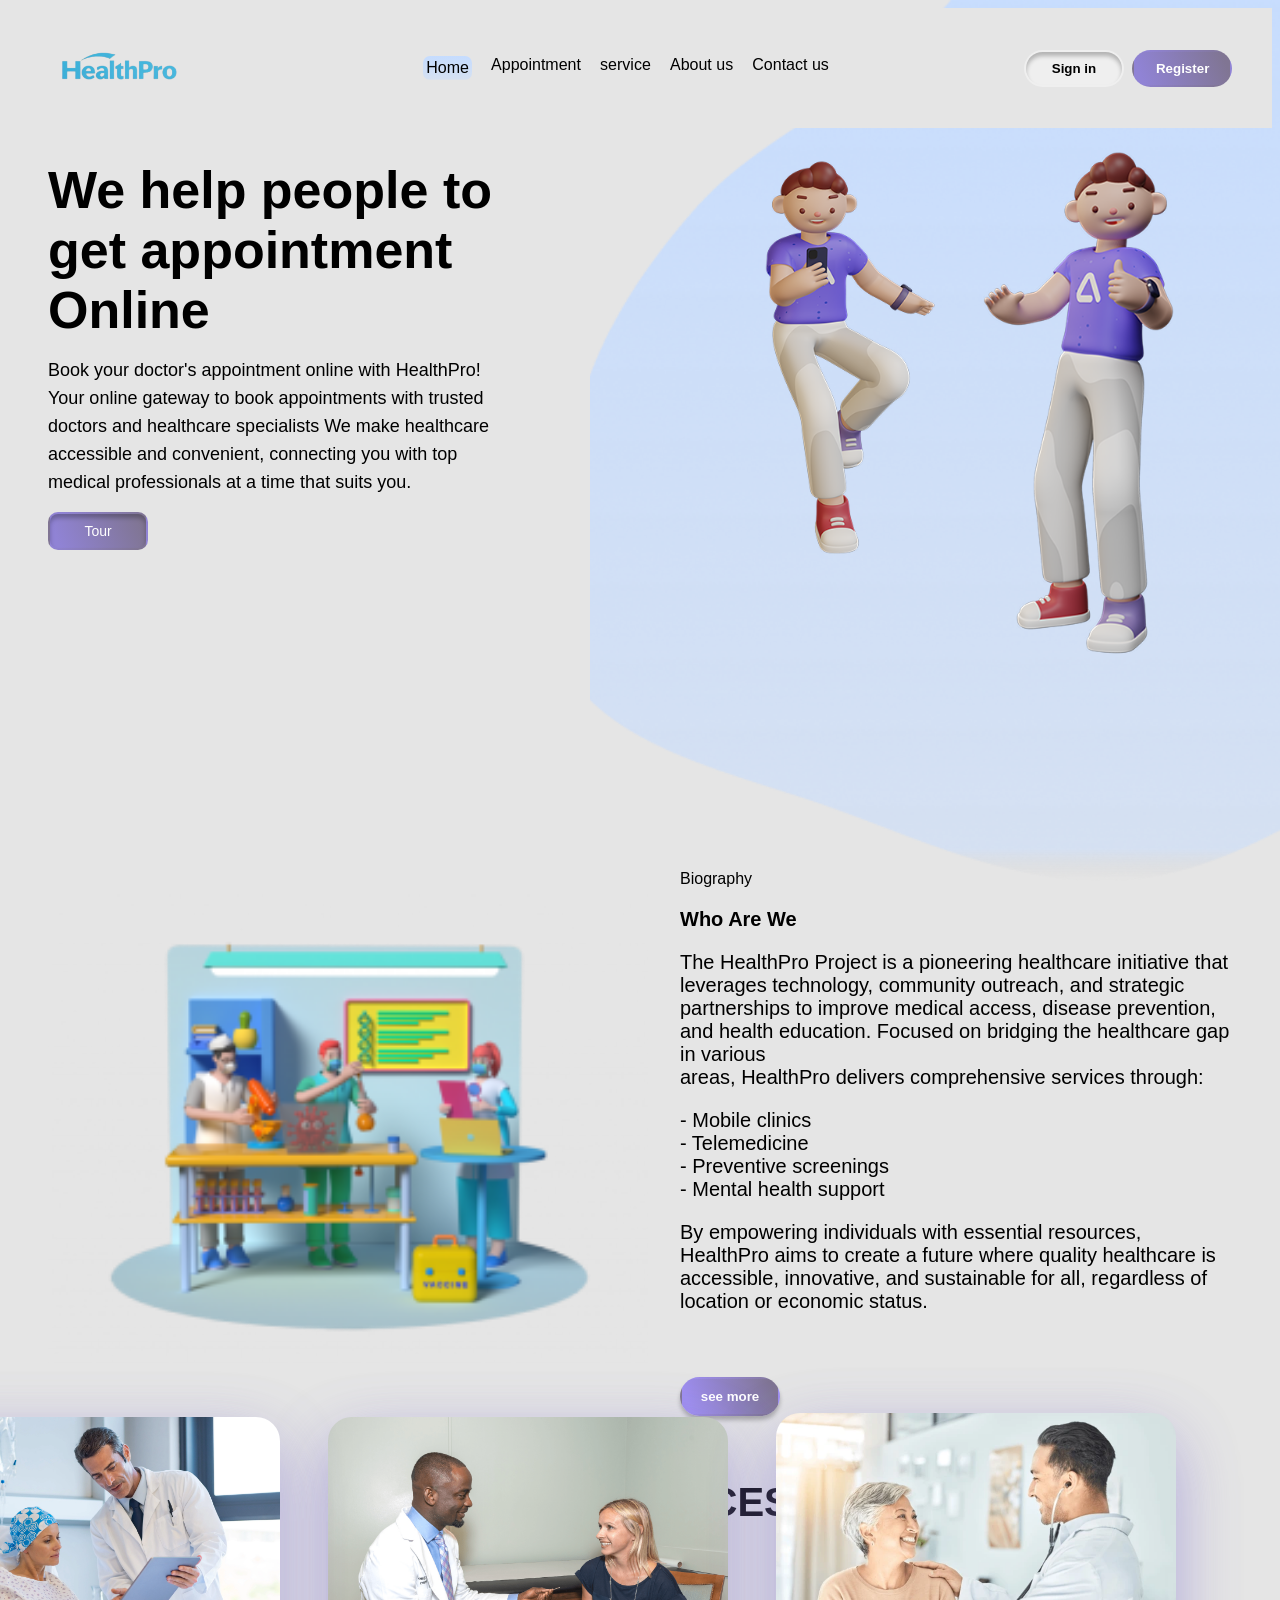
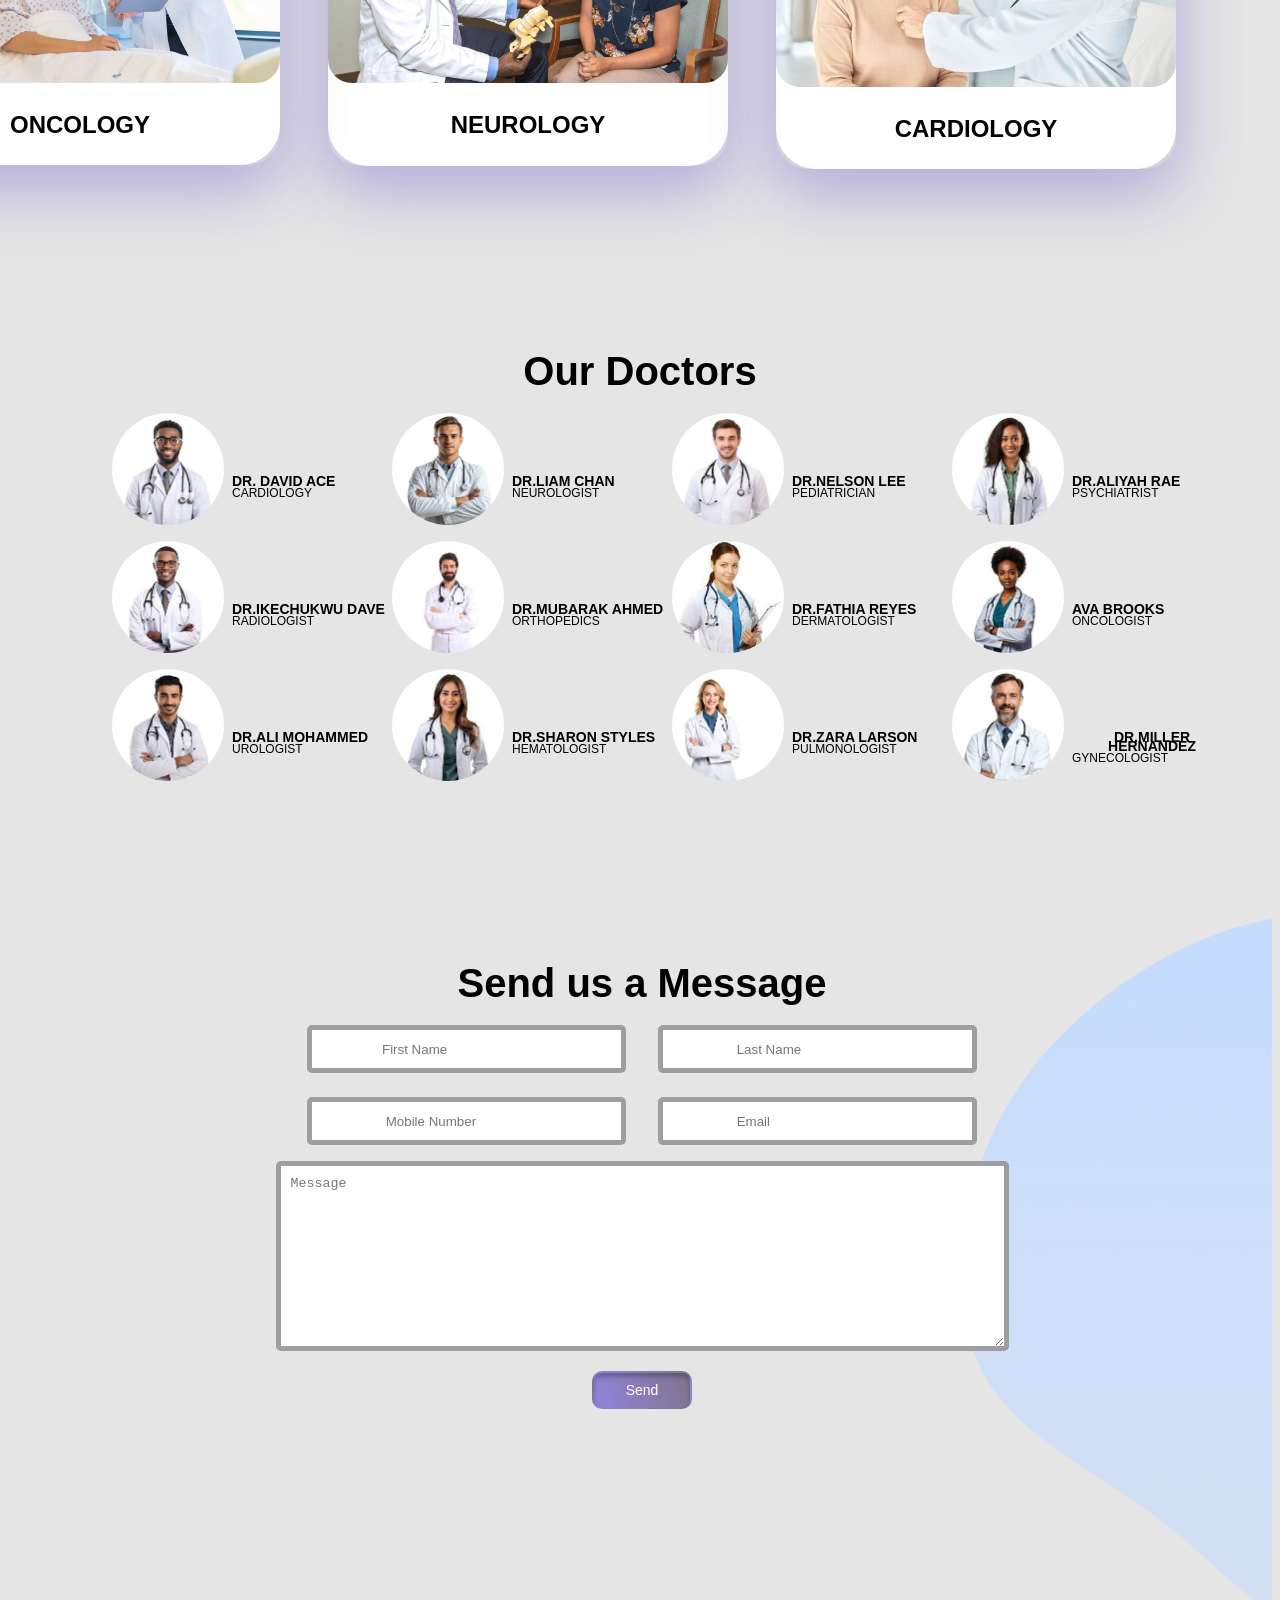
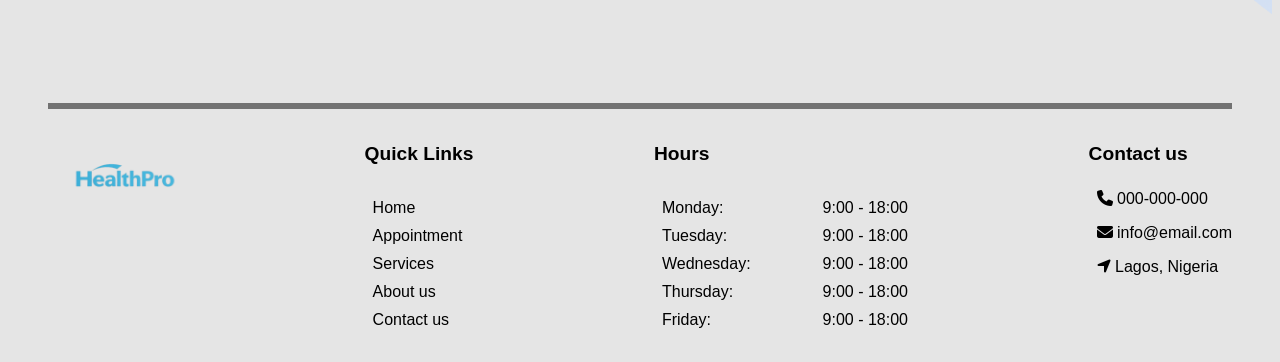
<file: index.html>
<!DOCTYPE html>
<html lang="en">
  <head>
    <meta charset="UTF-8" />
    <meta name="viewport" content="width=device-width, initial-scale=1.0" />
    <title>healthPro | Homepage</title>
    <link
      rel="shortcut icon"
      href="/images/healthPro-logo.png"
      type="image/x-icon"
    />
    <link
      rel="stylesheet"
      href="https://cdnjs.cloudflare.com/ajax/libs/font-awesome/6.6.0/css/all.min.css"
      integrity="sha512-Kc323vGBEqzTmouAECnVceyQqyqdsSiqLQISBL29aUW4U/M7pSPA/gEUZQqv1cwx4OnYxTxve5UMg5GT6L4JJg=="
      crossorigin="anonymous"
      referrerpolicy="no-referrer"
    />
    <link
      href="https://fonts.googleapis.com/css2?family=IBM+Plex+Mono:ital,wght@0,100;0,200;0,300;0,400;0,500;0,600;0,700;1,100;1,200;1,300;1,400;1,500;1,600;1,700&display=swap"
      rel="stylesheet"
    />
    <meta
      name="description"
      content="This is an online platform that connects patients with doctors. Patients can book appointments with doctors and get prescriptions online."
    />
    <link rel="stylesheet" href="css/style.css" />
  </head>
  <body>
    <!-- navigation -->
    <header>
      <nav class="container">
        <img
          class="logo"
          src="./images/healthPro-logo.png"
          alt="healthPro logo"
        />
        <ul class="lists">
          <li class="home">
            <a href="/">Home</a>
          </li>
          <li class="list">
            <a href="/appointment.html">Appointment</a>
          </li>
          <li class="list">
            <a href="#service">service</a>
          </li>
          <li class="list">
            <a href="/aboutus.html">About us</a>
          </li>
          <li class="list">
            <a href="#contact us">Contact us</a>
          </li>
        </ul>

        <section class="auth">
          <button class="log"><a href="./login.html">Sign in</a></button>
          <button class="reg"><a href="./register.html">Register</a></button>
        </section>
      </nav>
    </header>
    <!-- navigation -->

    <!-- hero section -->
    <!-- Hero Section -->
    <section class="homepage-hero-container container">
      <section class="left-homepage-hero-container">
        <h2 class="homepage-title">
          We help people to
          <h2 class="home-head">get appointment</h2>
          <h2 class="home-yaw">Online</h2>
        </h2>
        <p class="homepage-hero-text">
          Book your doctor's appointment online with HealthPro!
          <br />
          Your online gateway to book appointments with trusted
          <br />
          doctors and healthcare specialists We make healthcare
          <br />
          accessible and convenient, connecting you with top
          <br />
          medical professionals at a time that suits you.
        </p>
        <button class="homepage-hero-btn">Tour</button>
      </section>
      <section class="right-homepage-hero-container">
        <img src="./images/blue.png" alt="blue bq" class="homepage-overlay" />
        <div class="homepage-img">
          <img src="./images/man.png" alt="hero-img" class="homepage-img1" />
          <img src="./images/man2.png" alt="hero-img" class="homepage-img2" />
        </div>
      </section>
    </section>
    <!-- Hero Section -->

    <!-- biography -->
    <section class="biography container" id="services">
      <section class="biography">
        <section class="biography-content">
          <section class="top-biography">
            <img src="/images/doc.png" alt="" />
          </section>
          <section class="bottom-biography">
            <p class="wow">Biography</p>
            <p class="hit">Who Are We</p>
            <div class="pra">
              <p>
                The HealthPro Project is a pioneering healthcare initiative that
                leverages technology, community outreach, and strategic
                partnerships to improve medical access, disease prevention, and
                health education. Focused on bridging the healthcare gap in
                various <br />
                areas, HealthPro delivers comprehensive services through:
              </p>
              <p>
                - Mobile clinics
                <br />
                - Telemedicine
                <br />
                - Preventive screenings
                <br />
                - Mental health support
              </p>
            </div>
            <p class="mid">
              By empowering individuals with essential resources, HealthPro aims
              to create a future where quality healthcare is accessible,
              innovative, and sustainable for all, regardless of location or
              economic status.
            </p>
            <button class="search">see more</button>
          </section>
        </section>
      </section>
    </section>
    <!-- biography -->

    <!-- service -->
    <section class="service-container" id="service">
      <h2>OUR SERVICES</h2>
      <section class="service-content">
        <section class="card-bq-content">
          <img src="./images/blue 1.png" alt=" bq" class="card-bq" />
        </section>
        <div class="card-1">
          <div class="card-contain">
            <img src="./images/oncology.png" alt="doc img" class="card-img" />
            <h3 class="card-title">ONCOLOGY</h3>
          </div>
        </div>
        <div class="card-2">
          <div class="card-contain">
            <img src="./images/neurology.png" alt="doc img" class="card-img" />
            <h3 class="card-title">NEUROLOGY</h3>
          </div>
        </div>
        <div class="card-3">
          <div class="card-contain">
            <img
              src="./images/cardiologys.png"
              alt="doc img"
              class="card-img"
            />
            <h3 class="card-title">CARDIOLOGY</h3>
          </div>
        </div>
      </section>
    </section>

    <!-- Doctor -->
    <section class="doctor-container container">
      <h2 class="doctors-title">Our Doctors</h2>
      <section class="doctor-content">
        <div class="doc">
          <img src="/images/doctor-7.png" alt="" class="doctor-img" />
          <div class="doc-content">
            <h2 class="doc-title">DR. DAVID ACE</h2>
            <p class="doc-text">CARDIOLOGY</p>
          </div>
        </div>

        <div class="doc">
          <img src="/images/doctor-11.png" alt="" class="doctor-img" />
          <div class="doc-content">
            <h2 class="doc-title">DR.LIAM CHAN</h2>
            <p class="doc-text">NEUROLOGIST</p>
          </div>
        </div>

        <div class="doc">
          <img src="/images/doctor-5.png" alt="" class="doctor-img" />
          <div class="doc-content">
            <h2 class="doc-title">DR.NELSON LEE</h2>
            <p class="doc-text">PEDIATRICIAN</p>
          </div>
        </div>

        <div class="doc">
          <img src="/images/doctor-4.png" alt="" class="doctor-img" />
          <div class="doc-content">
            <h2 class="doc-title">DR.ALIYAH RAE</h2>
            <p class="doc-text">PSYCHIATRIST</p>
          </div>
        </div>

        <div class="doc">
          <img src="/images/doctor-9.png" alt="" class="doctor-img" />
          <div class="doc-content">
            <h2 class="doc-title">DR.IKECHUKWU DAVE</h2>
            <p class="doc-text">RADIOLOGIST</p>
          </div>
        </div>

        <div class="doc">
          <img src="/images/doctor-13.png" alt="" class="doctor-img" />
          <div class="doc-content">
            <h2 class="doc-title">DR.MUBARAK AHMED</h2>
            <p class="doc-text">ORTHOPEDICS</p>
          </div>
        </div>

        <div class="doc">
          <img src="/images/doctor-3.png" alt="" class="doctor-img" />
          <div class="doc-content">
            <h2 class="doc-title">DR.FATHIA REYES</h2>
            <p class="doc-text">DERMATOLOGIST</p>
          </div>
        </div>

        <div class="doc">
          <img src="/images/doctors-6.png" alt="" class="doctor-img" />
          <div class="doc-content">
            <h2 class="doc-title">AVA BROOKS</h2>
            <p class="doc-text">ONCOLOGIST</p>
          </div>
        </div>

        <div class="doc">
          <img src="/images/doctors-7.png" alt="" class="doctor-img" />
          <div class="doc-content">
            <h2 class="doc-title">DR.ALI MOHAMMED</h2>
            <p class="doc-text">UROLOGIST</p>
          </div>
        </div>

        <div class="doc">
          <img src="/images/doctors-4.png" alt="" class="doctor-img" />
          <div class="doc-content">
            <h2 class="doc-title">DR.SHARON STYLES</h2>
            <p class="doc-text">HEMATOLOGIST</p>
          </div>
        </div>

        <div class="doc">
          <img src="/images/doctors-8.png" alt="" class="doctor-img" />
          <div class="doc-content">
            <h2 class="doc-title">DR.ZARA LARSON</h2>
            <p class="doc-text">PULMONOLOGIST</p>
          </div>
        </div>

        <div class="doc">
          <img src="/images/doctor-12.png" alt="" class="doctor-img" />
          <div class="doc-content">
            <h2 class="doc-title">DR.MILLER HERNANDEZ</h2>
            <p class="doc-text">GYNECOLOGIST</p>
          </div>
        </div>
      </section>
    </section>
    <!-- Doctor -->

    <!-- message -->
    <section class="message-container">
      <section class="message-content">
        <section class="left-message-container">
          <form>
            <h2 class="message-title">Send us a Message</h2>
            <div class="input-group">
              <input
                type="text"
                name="first_name"
                placeholder="First Name"
                required
              />
              <input
                type="text"
                name="last_name"
                placeholder=" Last Name"
                required
                class="las"
              />
            </div>
            <div class="input-group">
              <input
                type="tell"
                name="mobile"
                placeholder=" Mobile Number"
                required
              />
              <input
                type="email"
                name="email"
                placeholder=" Email"
                required
                class="mobs"
              />
            </div>
            <textarea
              placeholder="Message"
              class="message-box"
              rows="10"
              cols="86"
            ></textarea>
          </form>
          <button class="form-btn">Send</button>
        </section>
        <section class="right-message-container">
          <img src="./images/blue 2.png" alt="" class="left-bq" />
        </section>
      </section>
    </section>
    <!-- message -->

    <!-- contact section -->
    <section class="contact-section container" id="contact us">
      <hr class="line" />
      <section class="contact-content">
        <section class="first-contact-container">
          <a href="/index.html">
            <img
              src="./images/healthPro-logo.png"
              alt="logo"
              class="contact-logo"
            />
          </a>
        </section>
        <section class="second-contact-container">
          <h4>Quick Links</h4>
          <ul class="links">
            <li class="link">
              <a href="/index.html">Home</a>
            </li>
            <li class="link">
              <a href="/appointment.html">Appointment</a>
            </li>
            <li class="link">
              <a href="#services">Services</a>
            </li>
            <li class="link">
              <a href="/aboutus.html">About us</a>
            </li>
            <li class="link">
              <a href="#contact us">Contact us</a>
            </li>
          </ul>
        </section>
        <section class="third-contact-container">
          <h4>Hours</h4>
          <div class="contact-3-content">
            <ul class="listes">
              <li class="liste">Monday:</li>
              <li class="liste">Tuesday:</li>
              <li class="liste">Wednesday:</li>
              <li class="liste">Thursday:</li>
              <li class="liste">Friday:</li>
            </ul>
            <ul class="listes">
              <li class="liste">9:00 - 18:00</li>
              <li class="liste">9:00 - 18:00</li>
              <li class="liste">9:00 - 18:00</li>
              <li class="liste">9:00 - 18:00</li>
              <li class="liste">9:00 - 18:00</li>
            </ul>
          </div>
        </section>
        <section class="fourth-contact-container">
          <h4>Contact us</h4>
          <ul class="listees">
            <li class="listee">
              <p><span class="fa-solid fa-phone"></span> 000-000-000</p>
            </li>
            <li class="listee">
              <p><span class="fa-solid fa-envelope"></span> info@email.com</p>
            </li>

            <li class="listee">
              <p>
                <span class="fa-solid fa-location-arrow"></span> Lagos, Nigeria
              </p>
            </li>
          </ul>
        </section>
      </section>
    </section>
    <!-- contact -->
  </body>
</html>
</file>
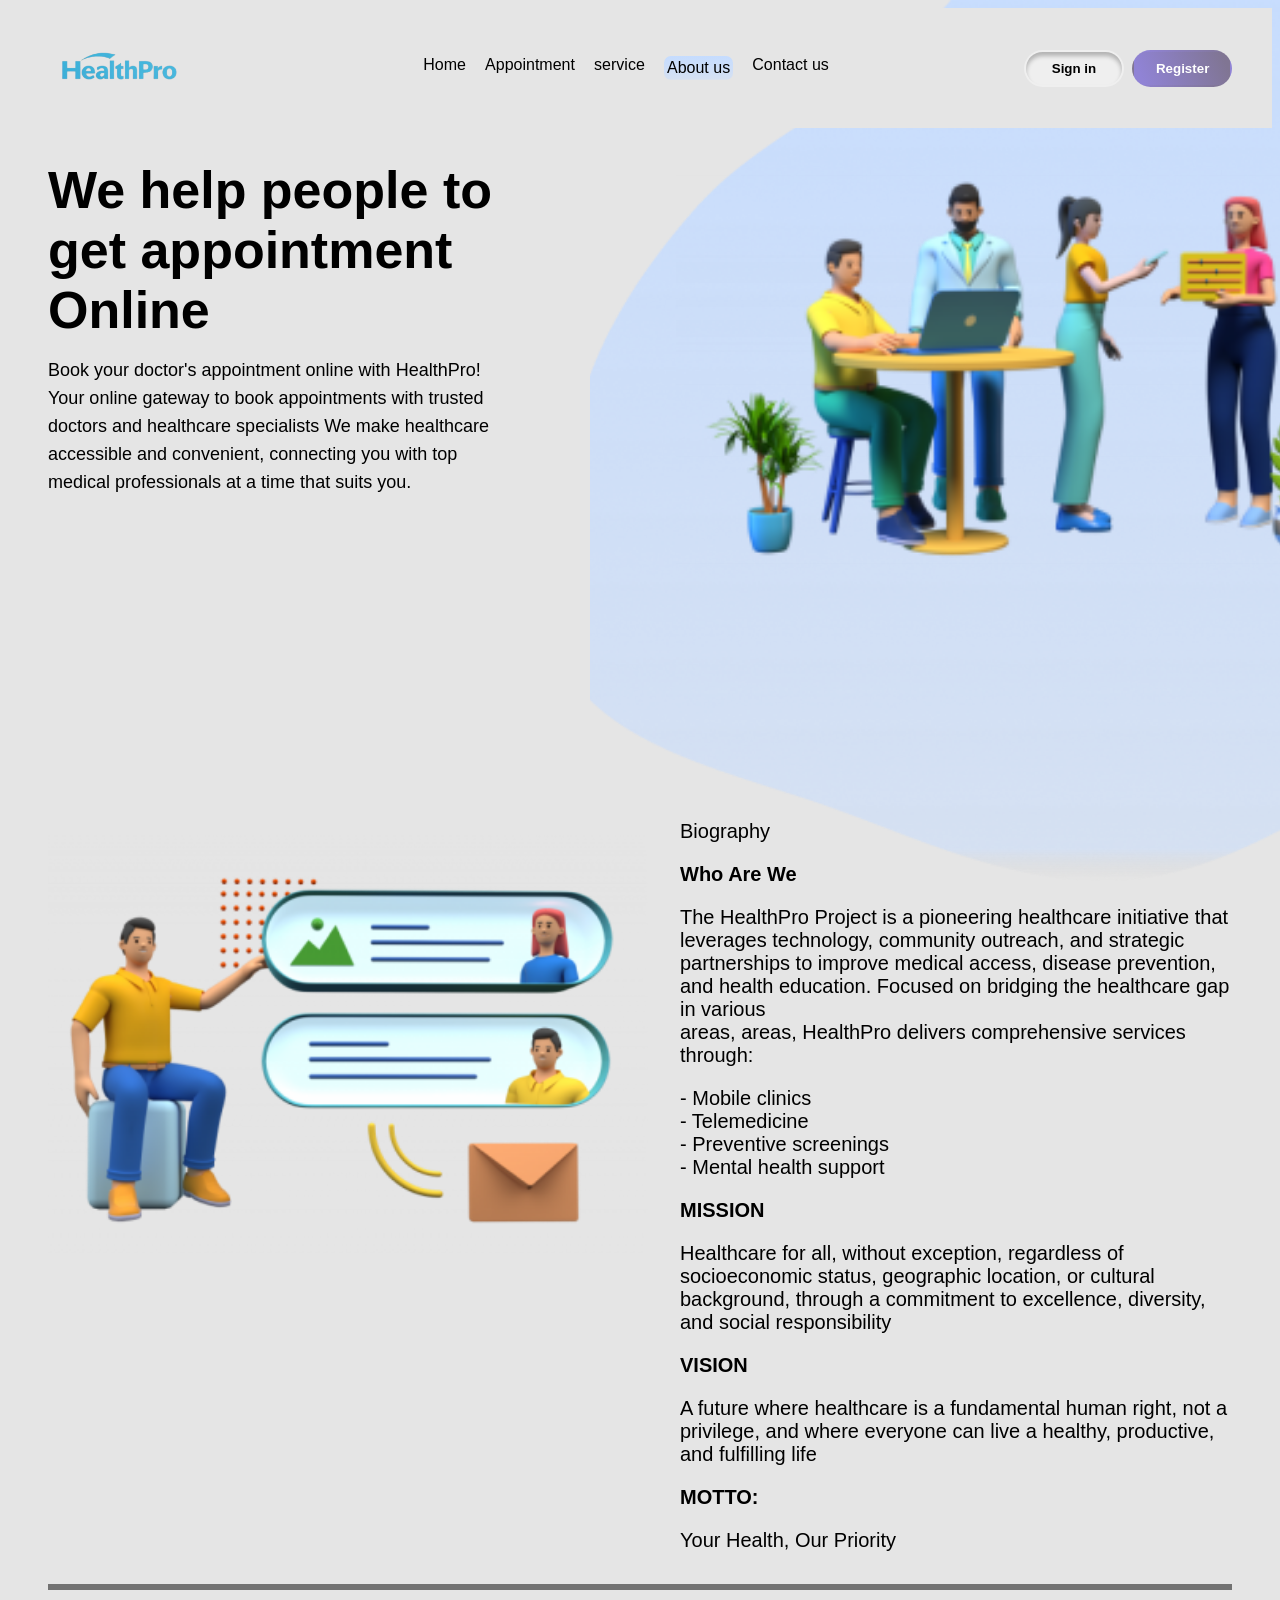
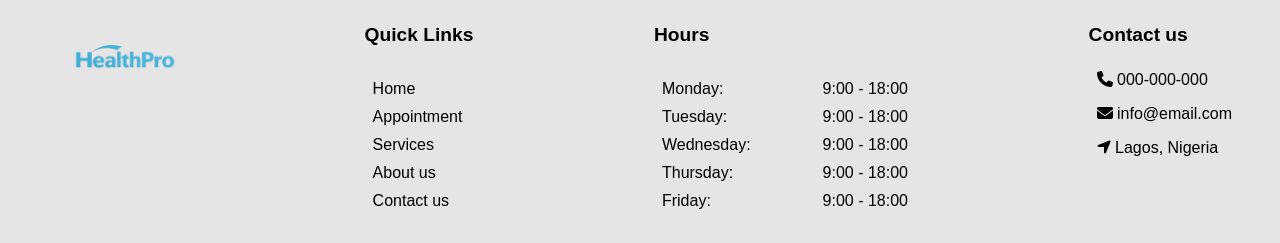
<file: aboutus.html>
<!DOCTYPE html>
<html lang="en">
  <head>
    <meta charset="UTF-8" />
    <meta name="viewport" content="width=device-width, initial-scale=1.0" />
    <title>healthPro | AboutusPage</title>
    <link
      rel="shortcut icon"
      href="/images/healthPro-logo.png"
      type="image/x-icon"
    />
    <link
      rel="stylesheet"
      href="https://cdnjs.cloudflare.com/ajax/libs/font-awesome/6.6.0/css/all.min.css"
      integrity="sha512-Kc323vGBEqzTmouAECnVceyQqyqdsSiqLQISBL29aUW4U/M7pSPA/gEUZQqv1cwx4OnYxTxve5UMg5GT6L4JJg=="
      crossorigin="anonymous"
      referrerpolicy="no-referrer"
    />
    <link
      href="https://fonts.googleapis.com/css2?family=IBM+Plex+Mono:ital,wght@0,100;0,200;0,300;0,400;0,500;0,600;0,700;1,100;1,200;1,300;1,400;1,500;1,600;1,700&display=swap"
      rel="stylesheet"
    />
    <meta
      name="description"
      content="This is an online platform that connects patients with doctors. Patients can book appointments with doctors and get prescriptions online."
    />
    <link rel="stylesheet" href="css/style.css" />
    <link rel="stylesheet" href="css/about.css" />
  </head>
  <body>
    <!-- navigation -->
    <header>
      <nav class="container">
        <img
          class="logo"
          src="./images/healthPro-logo.png"
          alt="healthPro logo"
        />
        <ul class="lists">
          <li class="list">
            <a href="/">Home</a>
          </li>
          <li class="list">
            <a href="/appointment.html">Appointment</a>
          </li>
          <li class="list">
            <a href="#service">service</a>
          </li>
          <li class="home">
            <a href="/aboutus.html">About us</a>
          </li>
          <li class="list">
            <a href="#contact us">Contact us</a>
          </li>
        </ul>

        <section class="auth">
          <button class="log"><a href="./login.html">Sign in</a></button>
          <button class="reg"><a href="./register.html">Register</a></button>
        </section>
      </nav>
    </header>
    <section class="homepage-hero-container container">
      <section class="left-homepage-hero-container">
        <h2 class="homepage-title">
          <h2 class="homepage-title">
            We help people to
            <h2 class="home-head">get appointment</h2>
            <h2 class="home-yaw">Online</h2>
          </h2>
        </h2>
        <p class="homepage-hero-text">
          Book your doctor's appointment online with HealthPro!
          <br />
          Your online gateway to book appointments with trusted
          <br />
          doctors and healthcare specialists We make healthcare
          <br />
          accessible and convenient, connecting you with top
          <br />
          medical professionals at a time that suits you.
        </p>
      </section>
      <section class="right-homepage-hero-container">
        <img src="./images/blue.png" alt="blue bq" class="homepage-overlay" />
        <div class="homepage-img">
          <img src="./images/admin.png" alt="hero-img" class="homepage-img1" />
        </div>
      </section>
    </section>
    <!-- hero section -->

    <!-- biography -->
    <section class="appoint-container container" id="service">
      <section class="appoint-container">
        <section class="appoint-content">
          <section class="top-appoint">
            <img src="/images/chat.png" alt="" />
          </section>
          <section class="bottom-appoint">
            <p class="wow">Biography</p>
            <p class="hit">Who Are We</p>
            <div class="pra">
              <p>
                The HealthPro Project is a pioneering healthcare initiative that
                leverages technology, community outreach, and strategic
                partnerships to improve medical access, disease prevention, and
                health education. Focused on bridging the healthcare gap in
                various <br />
                areas, areas, HealthPro delivers comprehensive services through:
              </p>
              <p>
                - Mobile clinics
                <br />
                - Telemedicine
                <br />
                - Preventive screenings
                <br />
                - Mental health support
              </p>
            </div>
            <p class="hit">MISSION</p>
            <p class="mid">
              Healthcare for all, without exception, regardless of socioeconomic
              status, geographic location, or cultural background, through a
              commitment to excellence, diversity, and social responsibility
            </p>
            <div class="pra">
              <p class="hit">VISION</p>
              <p>
                A future where healthcare is a fundamental human right, not a
                privilege, and where everyone can live a healthy, productive,
                and fulfilling life
              </p>
            </div>
            <p class="hit">MOTTO:</p>
            <p class="mid">Your Health, Our Priority</p>
          </section>
        </section>
      </section>
    </section>
    <!-- biography -->
    <!-- contact section -->
    <section class="contact-section container" id="contact us">
      <hr class="line" />
      <section class="contact-content">
        <section class="first-contact-container">
          <a href="/index.html">
            <img
              src="./images/healthPro-logo.png"
              alt="logo"
              class="contact-logo"
            />
          </a>
        </section>
        <section class="second-contact-container">
          <h4>Quick Links</h4>
          <ul class="links">
            <li class="link">
              <a href="/index.html">Home</a>
            </li>
            <li class="link">
              <a href="/appointment.html">Appointment</a>
            </li>
            <li class="link">
              <a href="#services">Services</a>
            </li>
            <li class="link">
              <a href="/aboutus.html">About us</a>
            </li>
            <li class="link">
              <a href="#contact us">Contact us</a>
            </li>
          </ul>
        </section>
        <section class="third-contact-container">
          <h4>Hours</h4>
          <div class="contact-3-content">
            <ul class="listes">
              <li class="liste">Monday:</li>
              <li class="liste">Tuesday:</li>
              <li class="liste">Wednesday:</li>
              <li class="liste">Thursday:</li>
              <li class="liste">Friday:</li>
            </ul>
            <ul class="listes">
              <li class="liste">9:00 - 18:00</li>
              <li class="liste">9:00 - 18:00</li>
              <li class="liste">9:00 - 18:00</li>
              <li class="liste">9:00 - 18:00</li>
              <li class="liste">9:00 - 18:00</li>
            </ul>
          </div>
        </section>
        <section class="fourth-contact-container">
          <h4>Contact us</h4>
          <ul class="listees">
            <li class="listee">
              <p><span class="fa-solid fa-phone"></span> 000-000-000</p>
            </li>
            <li class="listee">
              <p><span class="fa-solid fa-envelope"></span> info@email.com</p>
            </li>

            <li class="listee">
              <p>
                <span class="fa-solid fa-location-arrow"></span> Lagos, Nigeria
              </p>
            </li>
          </ul>
        </section>
      </section>
    </section>
    <!-- contact -->
  </body>
</html>
</file>
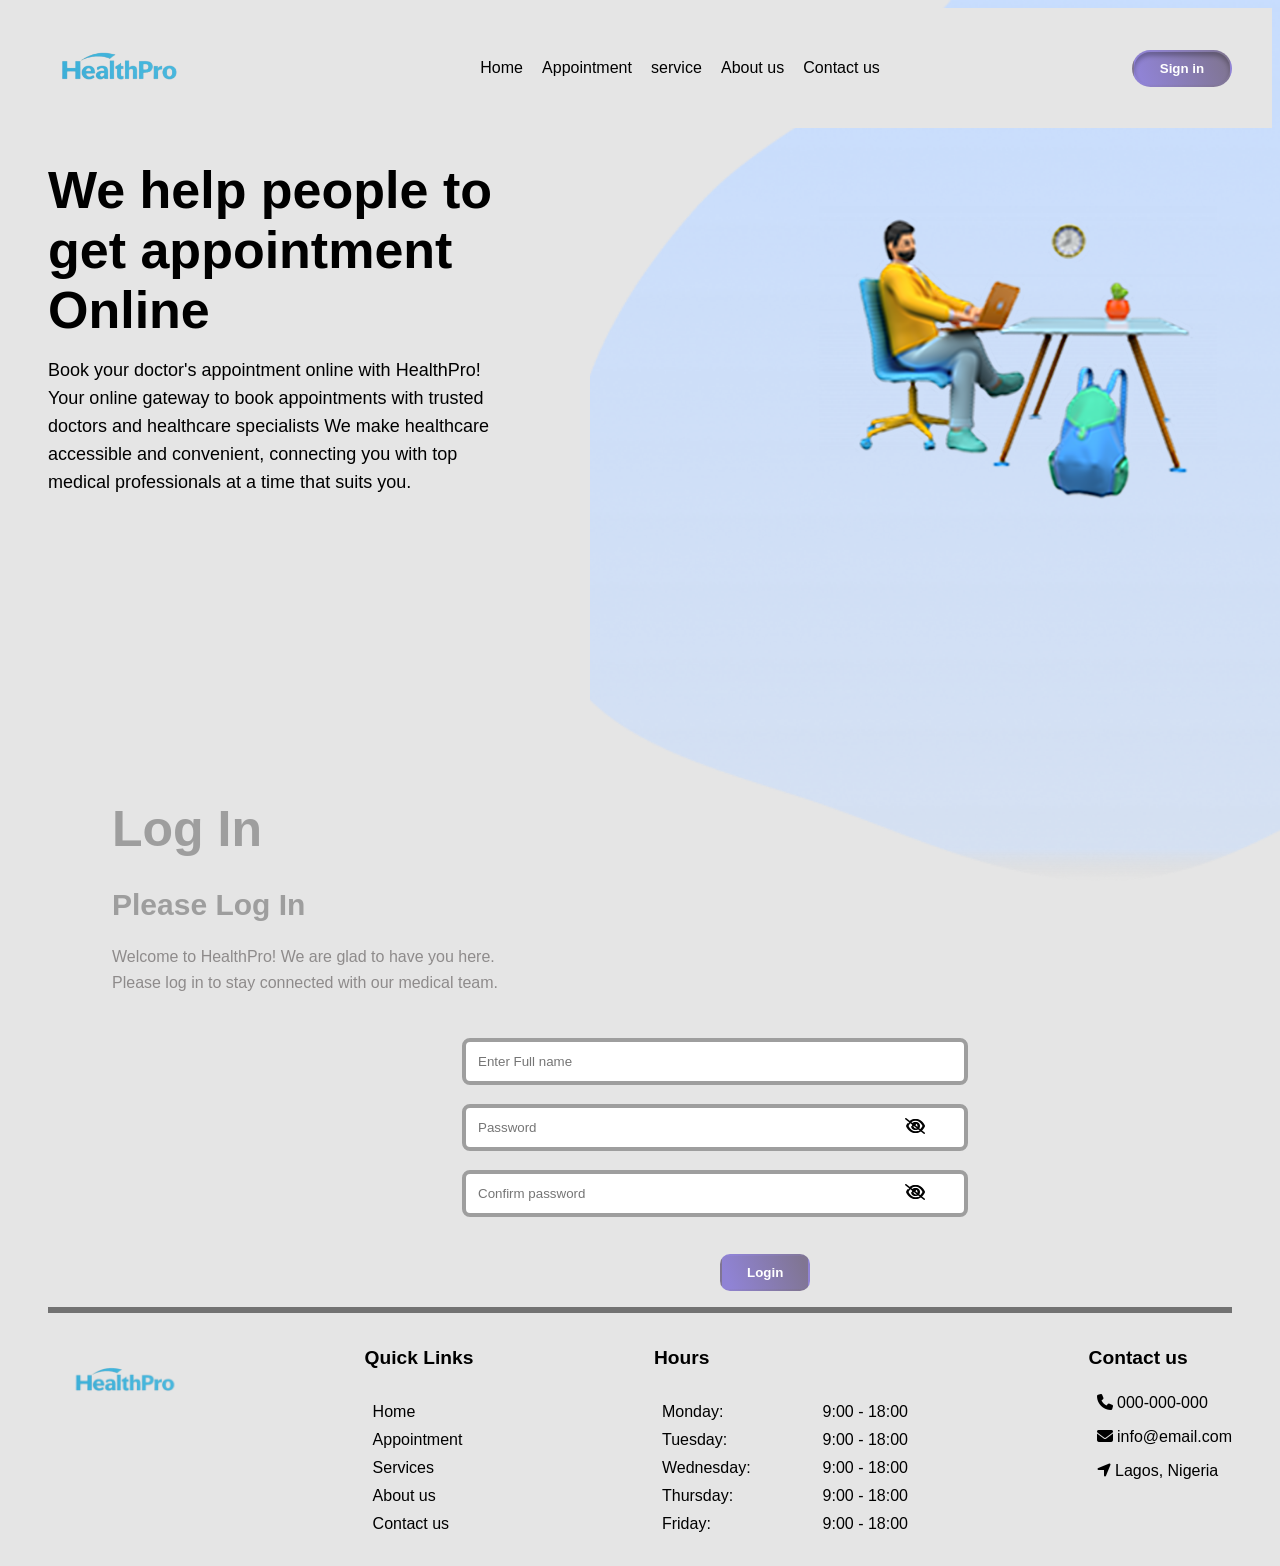
<file: admin.html>
<!DOCTYPE html>
<html lang="en">
  <head>
    <meta charset="UTF-8" />
    <meta name="viewport" content="width=device-width, initial-scale=1.0" />
    <title>healthPro | Adminpage</title>
    <link
      rel="shortcut icon"
      href="/images/healthPro-logo.png"
      type="image/x-icon"
    />
    <link
      rel="stylesheet"
      href="https://cdnjs.cloudflare.com/ajax/libs/font-awesome/6.6.0/css/all.min.css"
      integrity="sha512-Kc323vGBEqzTmouAECnVceyQqyqdsSiqLQISBL29aUW4U/M7pSPA/gEUZQqv1cwx4OnYxTxve5UMg5GT6L4JJg=="
      crossorigin="anonymous"
      referrerpolicy="no-referrer"
    />
    <link
      href="https://fonts.googleapis.com/css2?family=IBM+Plex+Mono:ital,wght@0,100;0,200;0,300;0,400;0,500;0,600;0,700;1,100;1,200;1,300;1,400;1,500;1,600;1,700&display=swap"
      rel="stylesheet"
    />
    <meta
      name="description"
      content="This is an online platform that connects patients with doctors. Patients can book appointments with doctors and get prescriptions online."
    />
    <link rel="stylesheet" href="css/style.css" />
    <link rel="stylesheet" href="css/admin.css" />
    <!-- <link rel="stylesheet" href="js/login.js" /> -->
  </head>
  <body id="body">
    <!-- navigation -->
    <header>
      <nav class="container">
        <img
          class="logo"
          src="./images/healthPro-logo.png"
          alt="healthPro logo"
        />
        <ul class="lists">
          <li class="list">
            <a href="/">Home</a>
          </li>
          <li class="list">
            <a href="/appointment.html">Appointment</a>
          </li>
          <li class="list">
            <a href="/">service</a>
          </li>
          <li class="list">
            <a href="/aboutus.html">About us</a>
          </li>
          <li class="list">
            <a href="#contact us">Contact us</a>
          </li>
        </ul>

        <section class="auth">
          <button class="log"><a href="./login.html">Sign in</a></button>
        </section>
      </nav>
    </header>
    <!-- navigation -->
    <!-- hero section -->
    <section class="homepage-hero-container container">
      <section class="left-homepage-hero-container">
        <h2 class="homepage-title">
          We help people to
          <h2 class="home-head">get appointment</h2>
          <h2 class="home-yaw">Online</h2>
        </h2>
        <p class="homepage-hero-text">
          Book your doctor's appointment online with HealthPro!
          <br />
          Your online gateway to book appointments with trusted
          <br />
          doctors and healthcare specialists We make healthcare
          <br />
          accessible and convenient, connecting you with top
          <br />
          medical professionals at a time that suits you.
        </p>
      </section>
      <section class="right-homepage-hero-container">
        <img src="./images/blue.png" alt="blue bq" class="homepage-overlay" />
        <div class="homepage-img">
          <img src="./images/office.png" alt="hero-img" class="homepage-img1" />
        </div>
      </section>
    </section>
    <!-- hero section -->

    <!-- appoinment -->
    <section class="appointment-container container">
      <h2>Log In</h2>
      <h3>Please Log In</h3>
      <p>Welcome to HealthPro! We are glad to have you here.</p>
      <p>Please log in to stay connected with our medical team.</p>
      <section class="appoinment-content">
        <form>
          <div class="input-wrapper">
            <input type="text" placeholder="Enter Full name" />
          </div>
          <div class="input-wrapper">
            <input type="password" placeholder="Password" id="passcode" />
            <span id="fa-eye" class="fa-regular fa-eye"></span>
            <span id="fa-eye-slash" class="fa-regular fa-eye-slash"></span>
          </div>
          <div class="input-wrapper">
            <input
              placeholder="Confirm password"
              type="password"
              id="passcode"
            />
            <span id="fa-eye" class="fa-regular fa-eye"></span>
            <span id="fa-eye-slash" class="fa-regular fa-eye-slash"></span>
          </div>
        </form>
        <button class="submit"><a href="dashboard.html">Login</a></button>
      </section>
    </section>
    <!-- appoinment -->

    <!-- contact section -->
    <section class="contact-section container" id="contact us">
      <hr class="line" />
      <section class="contact-content">
        <section class="first-contact-container">
          <a href="/index.html">
            <img
              src="./images/healthPro-logo.png"
              alt="logo"
              class="contact-logo"
            />
          </a>
        </section>
        <section class="second-contact-container">
          <h4>Quick Links</h4>
          <ul class="links">
            <li class="link">
              <a href="/index.html">Home</a>
            </li>
            <li class="link">
              <a href="/appointment.html">Appointment</a>
            </li>
            <li class="link">
              <a href="#services">Services</a>
            </li>
            <li class="link">
              <a href="/aboutus.html">About us</a>
            </li>
            <li class="link">
              <a href="#contact us">Contact us</a>
            </li>
          </ul>
        </section>
        <section class="third-contact-container">
          <h4>Hours</h4>
          <div class="contact-3-content">
            <ul class="listes">
              <li class="liste">Monday:</li>
              <li class="liste">Tuesday:</li>
              <li class="liste">Wednesday:</li>
              <li class="liste">Thursday:</li>
              <li class="liste">Friday:</li>
            </ul>
            <ul class="listes">
              <li class="liste">9:00 - 18:00</li>
              <li class="liste">9:00 - 18:00</li>
              <li class="liste">9:00 - 18:00</li>
              <li class="liste">9:00 - 18:00</li>
              <li class="liste">9:00 - 18:00</li>
            </ul>
          </div>
        </section>
        <section class="fourth-contact-container">
          <h4>Contact us</h4>
          <ul class="listees">
            <li class="listee">
              <p><span class="fa-solid fa-phone"></span> 000-000-000</p>
            </li>
            <li class="listee">
              <p><span class="fa-solid fa-envelope"></span> info@email.com</p>
            </li>

            <li class="listee">
              <p>
                <span class="fa-solid fa-location-arrow"></span> Lagos, Nigeria
              </p>
            </li>
          </ul>
        </section>
      </section>
    </section>
    <!-- contact -->

    <script src="js/admin.js"></script>
  </body>
</html>
</file>
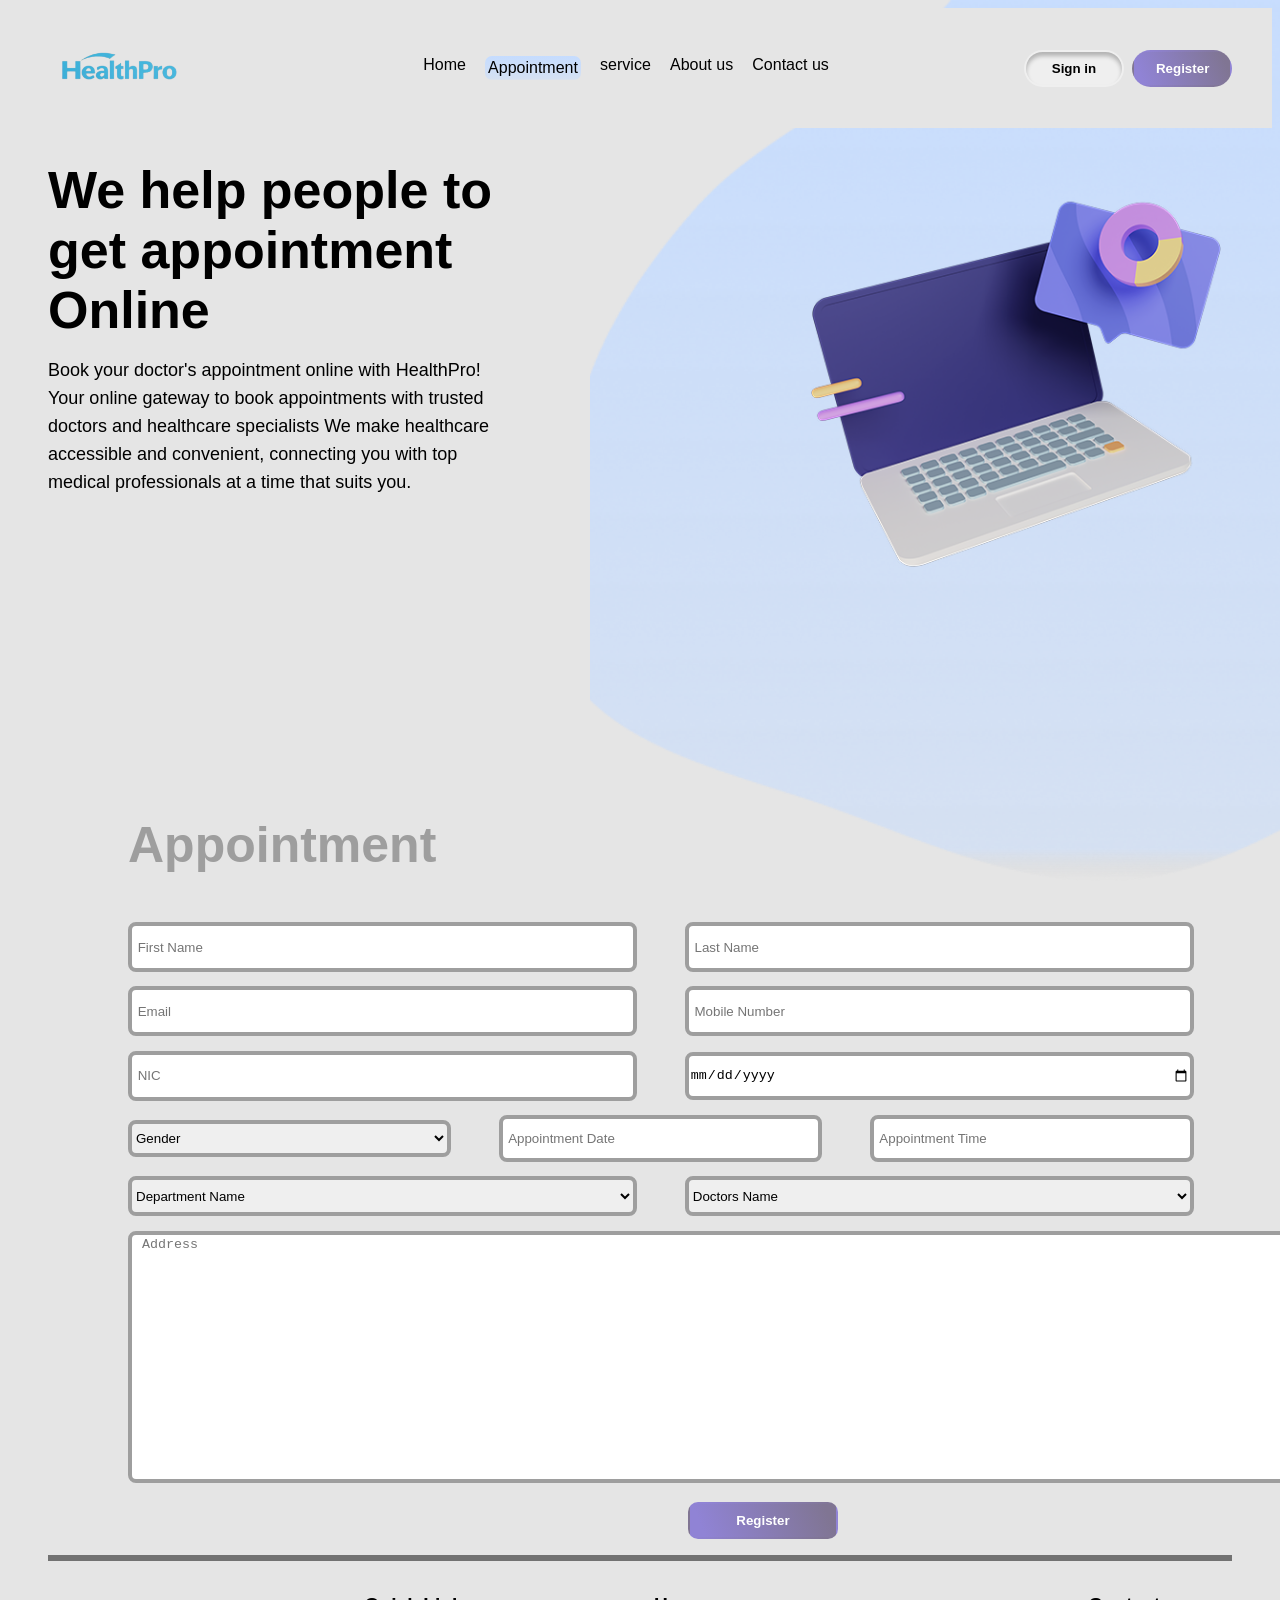
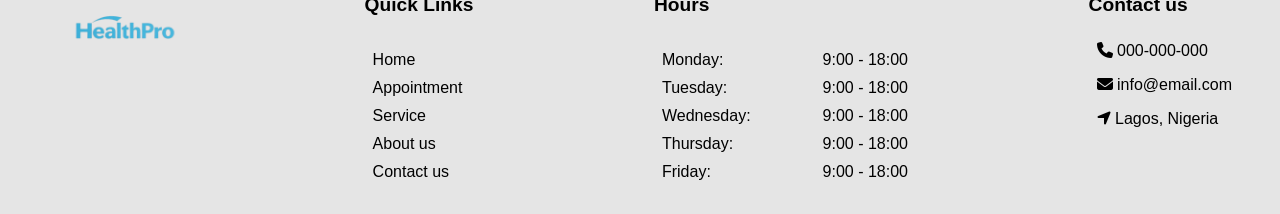
<file: appointment.html>
<!DOCTYPE html>
<html lang="en">
  <head>
    <meta charset="UTF-8" />
    <meta name="viewport" content="width=device-width, initial-scale=1.0" />
    <title>healthPro | AppointmentPage</title>
    <link
      rel="shortcut icon"
      href="/images/healthPro-logo.png"
      type="image/x-icon"
    />
    <link
      rel="stylesheet"
      href="https://cdnjs.cloudflare.com/ajax/libs/font-awesome/6.6.0/css/all.min.css"
      integrity="sha512-Kc323vGBEqzTmouAECnVceyQqyqdsSiqLQISBL29aUW4U/M7pSPA/gEUZQqv1cwx4OnYxTxve5UMg5GT6L4JJg=="
      crossorigin="anonymous"
      referrerpolicy="no-referrer"
    />
    <link
      href="https://fonts.googleapis.com/css2?family=IBM+Plex+Mono:ital,wght@0,100;0,200;0,300;0,400;0,500;0,600;0,700;1,100;1,200;1,300;1,400;1,500;1,600;1,700&display=swap"
      rel="stylesheet"
    />
    <meta
      name="description"
      content="This is an online platform that connects patients with doctors. Patients can book appointments with doctors and get prescriptions online."
    />
    <link rel="stylesheet" href="css/style.css" />
    <link rel="stylesheet" href="css/appointment.css" />
  </head>
  <body>
    <!-- navigation -->
    <header>
      <nav class="container">
        <img
          class="logo"
          src="./images/healthPro-logo.png"
          alt="healthPro logo"
        />
        <ul class="lists">
          <li class="list">
            <a href="/">Home</a>
          </li>
          <li class="home">
            <a href="/appointment.html">Appointment</a>
          </li>
          <li class="list">
            <a href="/">service</a>
          </li>
          <li class="list">
            <a href="/aboutus.html">About us</a>
          </li>
          <li class="list">
            <a href="#contact us">Contact us</a>
          </li>
        </ul>

        <section class="auth">
          <button class="log"><a href="./login.html">Sign in</a></button>
          <button class="reg"><a href="./register.html">Register</a></button>
        </section>
      </nav>
    </header>
    <!-- navigation -->
    <!-- hero section -->
    <section class="homepage-hero-container container">
      <section class="left-homepage-hero-container">
        <h2 class="homepage-title">
          We help people to
          <h2 class="home-head">get appointment</h2>
          <h2 class="home-yaw">Online</h2>
        </h2>
        <p class="homepage-hero-text">
          Book your doctor's appointment online with HealthPro!
          <br />
          Your online gateway to book appointments with trusted
          <br />
          doctors and healthcare specialists We make healthcare
          <br />
          accessible and convenient, connecting you with top
          <br />
          medical professionals at a time that suits you.
        </p>
      </section>
      <section class="right-homepage-hero-container">
        <img src="./images/blue.png" alt="blue bq" class="homepage-overlay" />
        <div class="homepage-img">
          <img
            src="./images/computer.png"
            alt="hero-img"
            class="homepage-img1"
          />
        </div>
      </section>
    </section>
    <!-- hero section -->

    <!-- appointment -->
    <section class="appointment-container container">
      <h2>Appointment</h2>
      <section class="appoinment-content">
        <form>
          <div class="form-group">
            <input
              type="text"
              placeholder=" First Name "
              required
              class="high"
            />
            <input type="text" placeholder=" Last Name" required class="down" />
          </div>
          <div class="form-groups">
            <input type="email" placeholder=" Email" required class="mail" />
            <input
              type="tel"
              placeholder=" Mobile Number"
              required
              class="numb"
            />
          </div>
          <div class="formula">
            <input type="text" placeholder=" NIC" required class="nic" />
            <input
              type="date"
              placeholder=" Date of Birth"
              required
              class="birth"
            />
          </div>
          <div class="form-grouper">
            <select required class="gen">
              <option value="" disabled selected>Gender</option>
              <option value="Male">Male</option>
              <option value="Female">Female</option>
            </select>
            <input
              type=" Appointment Date"
              placeholder=" Appointment Date"
              required
              class="date"
            />
            <input
              type=" Appointment Time"
              placeholder=" Appointment Time"
              required
              class="tim"
            />
          </div>
          <div class="form-groupe">
            <select required class="birth">
              <option value="" disabled selected>Department Name</option>
              <option value="Cardiology">Cardiology</option>
              <option value="Neurology">Neurology</option>
              <option value="Pediatrics">Pediatrics</option>
              <option value="psychiatry">psychiatry</option>
              <option value="Radiology">radiology</option>
              <option value="Dermatology">Dermatology</option>
              <option value="Oncology">Oncology</option>
              <option value="Urology">Urology</option>
              <option value="hematology">hematology</option>
              <option value="Pulmonology">Pulmonology</option>
              <option value="Gynecology">Gynecology</option>
            </select>
            <select required class="birth">
              <option value="" disabled selected>Doctors Name</option>
              <option value="dr. david ace">DR. DAVID ACE</option>
              <option value="dr. liam chan">DR.LIAM CHAN</option>
              <option value="dr. nelson lee">DR.NELSON LEE</option>
              <option value="dr. aliyah rae">DR.ALIYAH RAE</option>
              <option value="dr. ikechukwu dave">DR.IKECHUKWU DAVE</option>
              <option value="dr. mubarak ahmed">DR.MUBARAK AHMED</option>
              <option value="dr. fathia reyes">DR.FATHIA REYES</option>
              <option value="dr. ava brooks">AVA BROOKS</option>
              <option value="dr. ali mohammed">DR.ALI MOHAMMED</option>
              <option value="dr. sharon styles">DR.SHARON STYLES</option>
              <option value="dr. miller hernandez">DR.MILLER HERNANDEZ</option>
            </select>
          </div>
          <div class="form-groupt">
            <textarea
              placeholder=" Address"
              required
              class="address"
              cols="173"
              rows="0"
            ></textarea>
          </div>
          <button class="submit">Register</button>
        </form>
      </section>
    </section>
    <!-- appoinment -->
    <!-- contact section -->
    <section class="contact-section container" id="contact us">
      <hr class="line" />
      <section class="contact-content">
        <section class="first-contact-container">
          <a href="/index.html">
            <img
              src="./images/healthPro-logo.png"
              alt="logo"
              class="contact-logo"
            />
          </a>
        </section>
        <section class="second-contact-container">
          <h4>Quick Links</h4>
          <ul class="links">
            <li class="link">
              <a href="/index.html">Home</a>
            </li>
            <li class="link">
              <a href="/appointment.html">Appointment</a>
            </li>
            <li class="link">
              <a href="#service">Service</a>
            </li>
            <li class="link">
              <a href="/aboutus.html">About us</a>
            </li>
            <li class="link">
              <a href="#contact us">Contact us</a>
            </li>
          </ul>
        </section>
        <section class="third-contact-container">
          <h4>Hours</h4>
          <div class="contact-3-content">
            <ul class="listes">
              <li class="liste">Monday:</li>
              <li class="liste">Tuesday:</li>
              <li class="liste">Wednesday:</li>
              <li class="liste">Thursday:</li>
              <li class="liste">Friday:</li>
            </ul>
            <ul class="listes">
              <li class="liste">9:00 - 18:00</li>
              <li class="liste">9:00 - 18:00</li>
              <li class="liste">9:00 - 18:00</li>
              <li class="liste">9:00 - 18:00</li>
              <li class="liste">9:00 - 18:00</li>
            </ul>
          </div>
        </section>
        <section class="fourth-contact-container">
          <h4>Contact us</h4>
          <ul class="listees">
            <li class="listee">
              <p><span class="fa-solid fa-phone"></span> 000-000-000</p>
            </li>
            <li class="listee">
              <p><span class="fa-solid fa-envelope"></span> info@email.com</p>
            </li>

            <li class="listee">
              <p>
                <span class="fa-solid fa-location-arrow"></span> Lagos, Nigeria
              </p>
            </li>
          </ul>
        </section>
      </section>
    </section>
    <!-- contact -->
  </body>
</html>
</file>
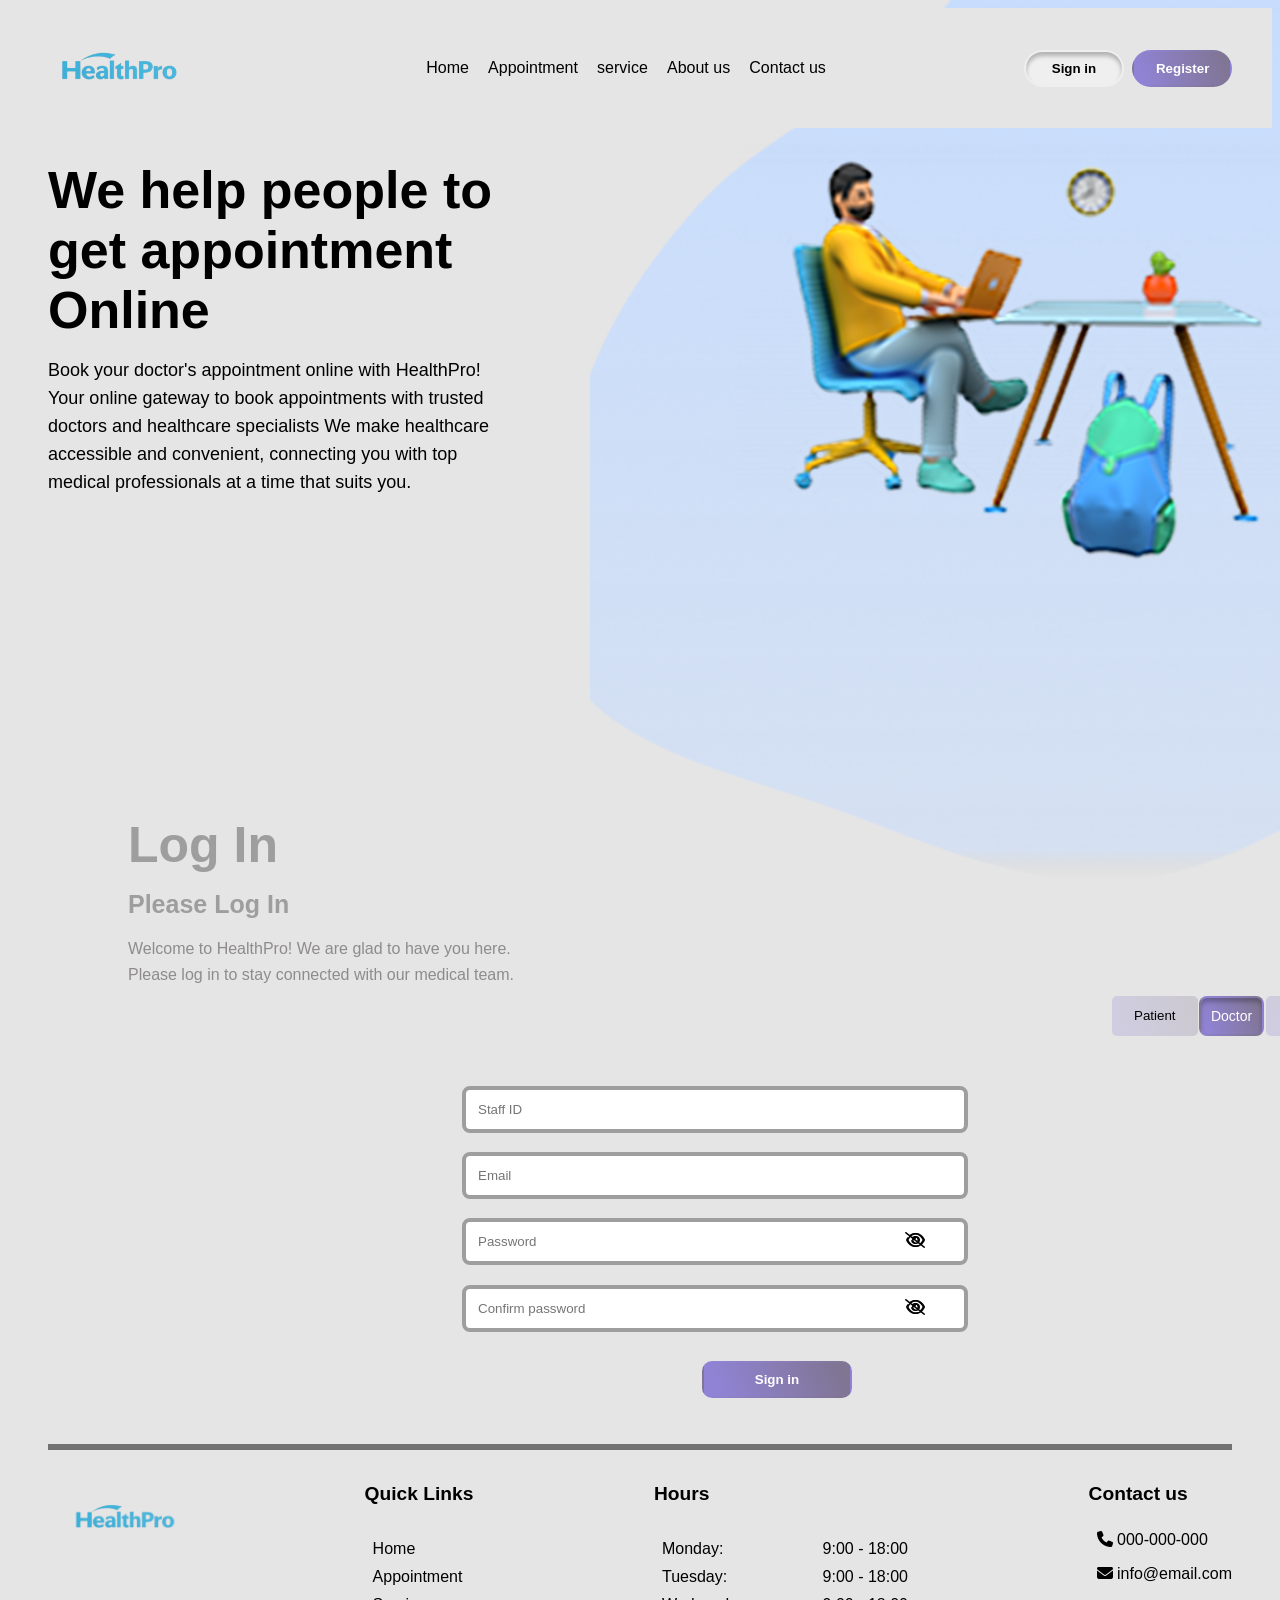
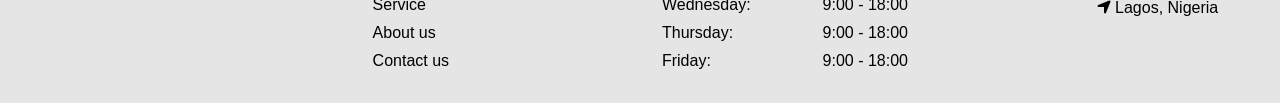
<file: doctorlogin.html>
<!DOCTYPE html>
<html lang="en">
  <head>
    <meta charset="UTF-8" />
    <meta name="viewport" content="width=device-width, initial-scale=1.0" />
    <title>healthPro | DoctorPage</title>
    <link
      rel="shortcut icon"
      href="/images/healthPro-logo.png"
      type="image/x-icon"
    />
    <link
      rel="stylesheet"
      href="https://cdnjs.cloudflare.com/ajax/libs/font-awesome/6.6.0/css/all.min.css"
      integrity="sha512-Kc323vGBEqzTmouAECnVceyQqyqdsSiqLQISBL29aUW4U/M7pSPA/gEUZQqv1cwx4OnYxTxve5UMg5GT6L4JJg=="
      crossorigin="anonymous"
      referrerpolicy="no-referrer"
    />
    <link
      href="https://fonts.googleapis.com/css2?family=IBM+Plex+Mono:ital,wght@0,100;0,200;0,300;0,400;0,500;0,600;0,700;1,100;1,200;1,300;1,400;1,500;1,600;1,700&display=swap"
      rel="stylesheet"
    />
    <meta
      name="description"
      content="This is an online platform that connects patients with doctors. Patients can book appointments with doctors and get prescriptions online."
    />
    <link rel="stylesheet" href="css/style.css" />
    <link rel="stylesheet" href="css/doctorlogin.css" />
  </head>
  <body>
    <!-- navigation -->
    <header>
      <nav class="container">
        <img
          class="logo"
          src="./images/healthPro-logo.png"
          alt="healthPro logo"
        />
        <ul class="lists">
          <li class="list">
            <a href="/">Home</a>
          </li>
          <li class="list">
            <a href="/appointment.html">Appointment</a>
          </li>
          <li class="list">
            <a href="/">service</a>
          </li>
          <li class="list">
            <a href="/aboutus.html">About us</a>
          </li>
          <li class="list">
            <a href="#contact us">Contact us</a>
          </li>
        </ul>

        <section class="auth">
          <button class="log"><a href="./login.html">Sign in</a></button>
          <button class="reg"><a href="./register.html">Register</a></button>
        </section>
      </nav>
    </header>
    <!-- navigation -->
    <!-- hero section -->
    <section class="homepage-hero-container container">
      <section class="left-homepage-hero-container">
        <h2 class="homepage-title">
          We help people to
          <h2 class="home-head">get appointment</h2>
          <h2 class="home-yaw">Online</h2>
        </h2>
        <p class="homepage-hero-text">
          Book your doctor's appointment online with HealthPro!
          <br />
          Your online gateway to book appointments with trusted
          <br />
          doctors and healthcare specialists We make healthcare
          <br />
          accessible and convenient, connecting you with top
          <br />
          medical professionals at a time that suits you.
        </p>
      </section>
      <section class="right-homepage-hero-container">
        <img src="./images/blue.png" alt="blue bq" class="homepage-overlay" />
        <div class="homepage-img">
          <img src="./images/office.png" alt="hero-img" class="homepage-img1" />
        </div>
      </section>
    </section>
    <!-- hero section -->

    <!-- appointment -->
    <section class="appointment-container container">
      <h2>Log In</h2>
      <h3>Please Log In</h3>
      <p>
        Welcome to HealthPro! We are glad to have you here.
      </p>
      <p>Please log in to stay connected with our medical team.</p>
      <!-- <h3>Please Sign Up To Continue</h3> -->
      <div class="form-head-btn">
        <button class="form-head-btn-1s">
          <a href="register.html">Patient</a>
        </button>
        <button class="form-head-btn-2s">
          <a href="doctorlogin.html">Doctor</a>
        </button>
        <button class="form-head-btn-3s">
          <a href="Admin.html">Admin</a>
        </button>
      </div>
      <section class="appoinment-content">
        <form>
          <div class="input-wrapper">
            <div class="input-wrapper">
              <input type="text" placeholder="Staff ID" />
            </div>
          </div>
          <div class="input-wrapper">
            <input type="text" placeholder="Email" />
          </div>
          <div class="input-wrapper">
            <input
              placeholder="Password"
              type="password"
              id="passcode"
            />
            <span id="fa-eye" class="fa-regular fa-eye"></span>
            <span id="fa-eye-slash" class="fa-regular fa-eye-slash"></span>
          </div>
          <div class="input-wrapper">
            <input
              placeholder="Confirm password"
              type="password"
              id="passcode"
            />
            <span id="fa-eye" class="fa-regular fa-eye"></span>
            <span id="fa-eye-slash" class="fa-regular fa-eye-slash"></span>
          </div>
          <button class="submit">
            <a href="doctorsignin.html">Sign in</a>
          </button>
        </form>
      </section>
    </section>
    <!-- appoinment -->
    <!-- contact section -->
    <section class="contact-section container" id="contact us">
      <hr class="line" />
      <section class="contact-content">
        <section class="first-contact-container">
          <a href="/index.html">
            <img
              src="./images/healthPro-logo.png"
              alt="logo"
              class="contact-logo"
            />
          </a>
        </section>
        <section class="second-contact-container">
          <h4>Quick Links</h4>
          <ul class="links">
            <li class="link">
              <a href="/index.html">Home</a>
            </li>
            <li class="link">
              <a href="/appointment.html">Appointment</a>
            </li>
            <li class="link">
              <a href="#service">Service</a>
            </li>
            <li class="link">
              <a href="/aboutus.html">About us</a>
            </li>
            <li class="link">
              <a href="#contact us">Contact us</a>
            </li>
          </ul>
        </section>
        <section class="third-contact-container">
          <h4>Hours</h4>
          <div class="contact-3-content">
            <ul class="listes">
              <li class="liste">Monday:</li>
              <li class="liste">Tuesday:</li>
              <li class="liste">Wednesday:</li>
              <li class="liste">Thursday:</li>
              <li class="liste">Friday:</li>
            </ul>
            <ul class="listes">
              <li class="liste">9:00 - 18:00</li>
              <li class="liste">9:00 - 18:00</li>
              <li class="liste">9:00 - 18:00</li>
              <li class="liste">9:00 - 18:00</li>
              <li class="liste">9:00 - 18:00</li>
            </ul>
          </div>
        </section>
        <section class="fourth-contact-container">
          <h4>Contact us</h4>
          <ul class="listees">
            <li class="listee">
              <p><span class="fa-solid fa-phone"></span> 000-000-000</p>
            </li>
            <li class="listee">
              <p><span class="fa-solid fa-envelope"></span> info@email.com</p>
            </li>

            <li class="listee">
              <p>
                <span class="fa-solid fa-location-arrow"></span> Lagos, Nigeria
              </p>
            </li>
          </ul>
        </section>
      </section>
    </section>
    <!-- contact -->

    <script src="js/doctor.js"></script>
  </body>
</html>
</file>
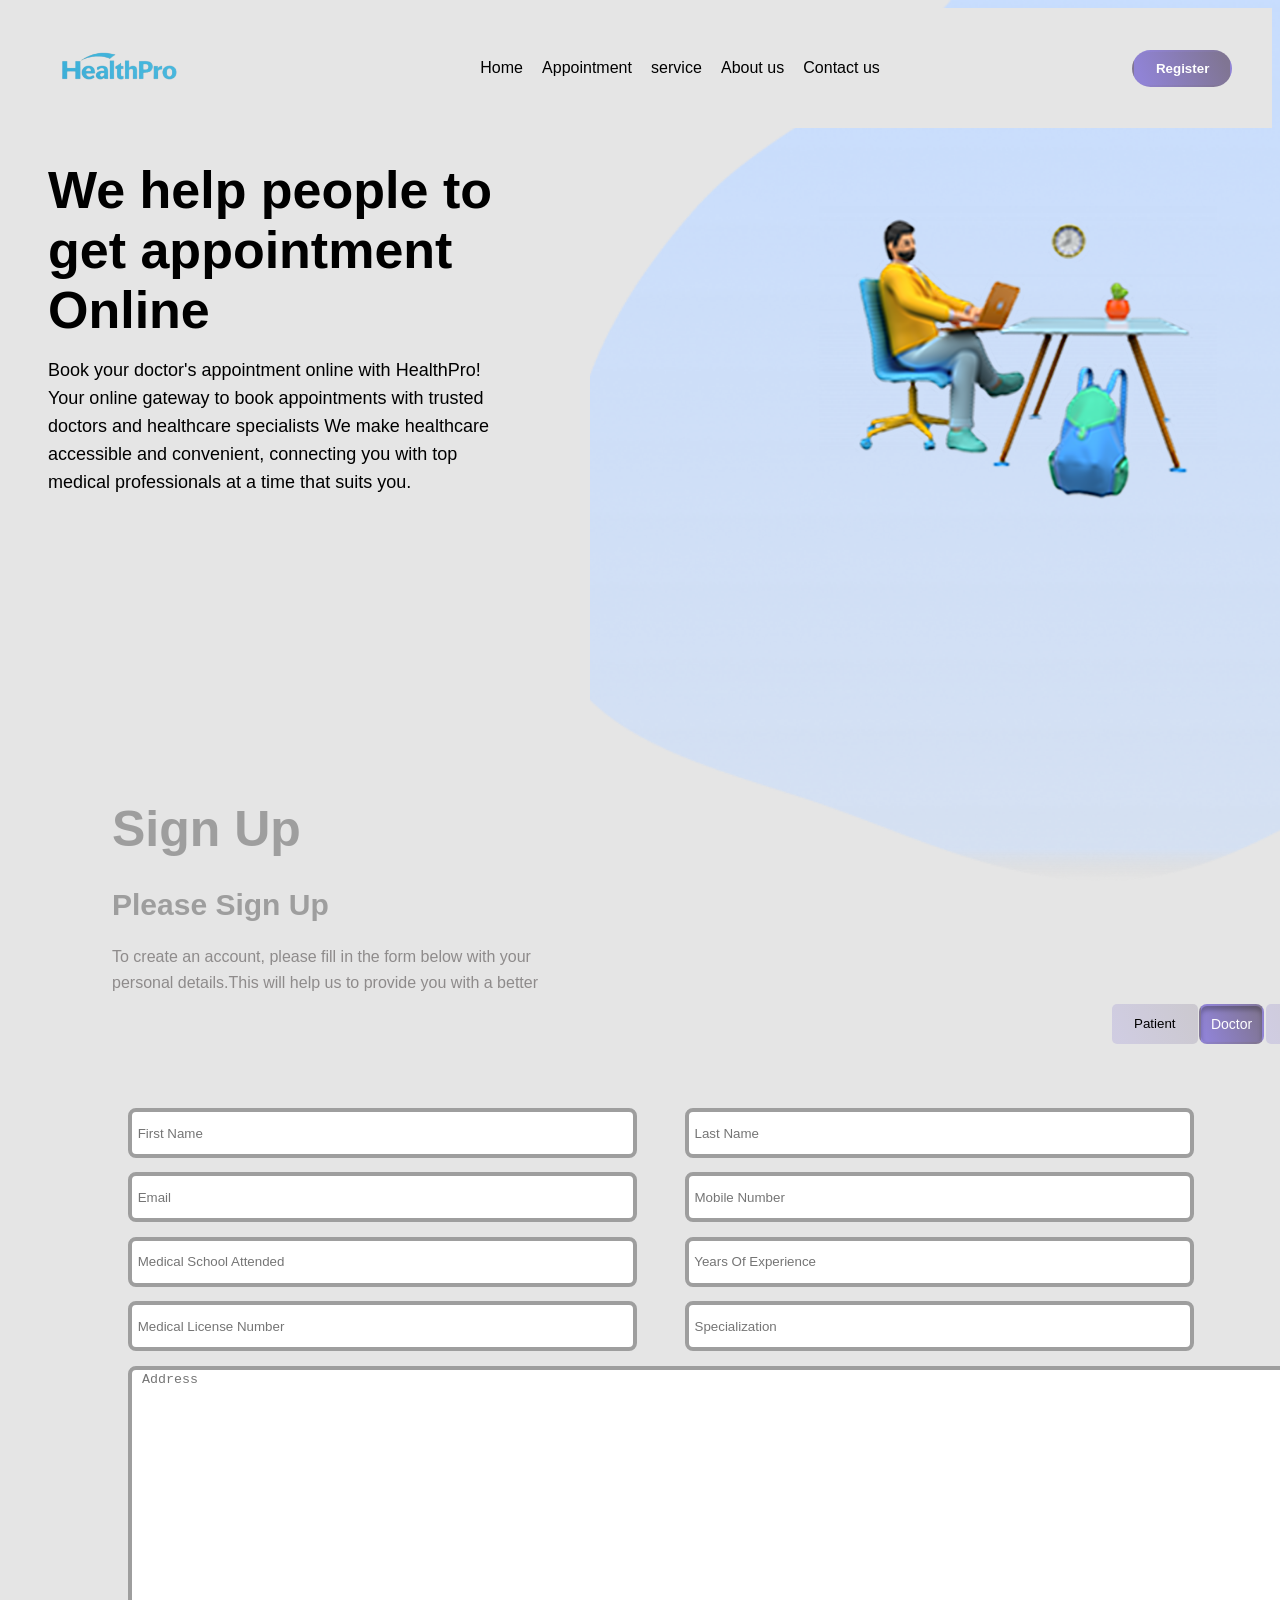
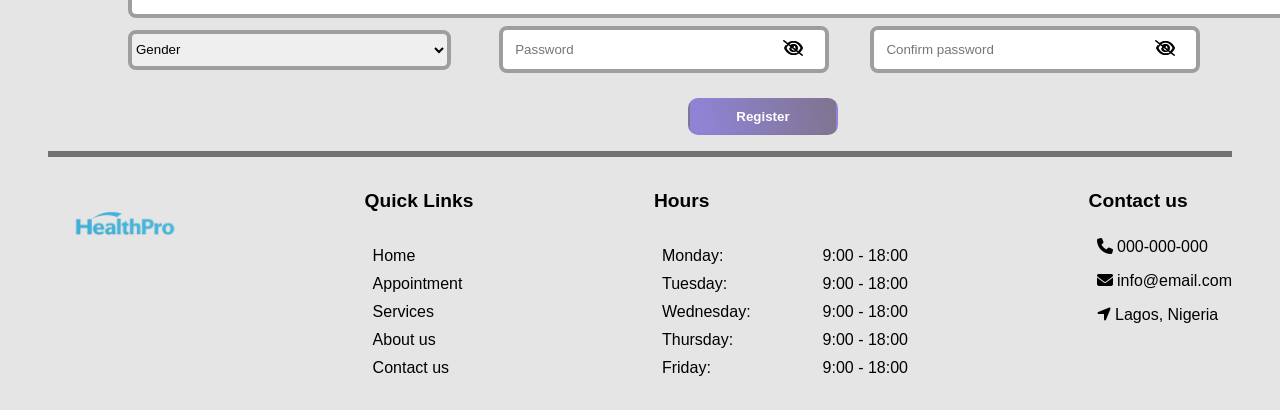
<file: doctorsignin.html>
<!DOCTYPE html>
<html lang="en">
  <head>
    <meta charset="UTF-8" />
    <meta name="viewport" content="width=device-width, initial-scale=1.0" />
    <title>healthPro |Doctorsigninpage</title>
    <link
      rel="shortcut icon"
      href="/images/healthPro-logo.png"
      type="image/x-icon"
    />
    <link
      rel="stylesheet"
      href="https://cdnjs.cloudflare.com/ajax/libs/font-awesome/6.6.0/css/all.min.css"
      integrity="sha512-Kc323vGBEqzTmouAECnVceyQqyqdsSiqLQISBL29aUW4U/M7pSPA/gEUZQqv1cwx4OnYxTxve5UMg5GT6L4JJg=="
      crossorigin="anonymous"
      referrerpolicy="no-referrer"
    />
    <link
      href="https://fonts.googleapis.com/css2?family=IBM+Plex+Mono:ital,wght@0,100;0,200;0,300;0,400;0,500;0,600;0,700;1,100;1,200;1,300;1,400;1,500;1,600;1,700&display=swap"
      rel="stylesheet"
    />
    <meta
      name="description"
      content="This is an online platform that connects patients with doctors. Patients can book appointments with doctors and get prescriptions online."
    />
    <link rel="stylesheet" href="css/style.css" />
    <link rel="stylesheet" href="css/doctorsignup.css" />
  </head>
  <body>
    <!-- navigation -->
    <header>
      <nav class="container">
        <img
          class="logo"
          src="./images/healthPro-logo.png"
          alt="healthPro logo"
        />
        <ul class="lists">
          <li class="list">
            <a href="/">Home</a>
          </li>
          <li class="list">
            <a href="/appointment.html">Appointment</a>
          </li>
          <li class="list">
            <a href="/">service</a>
          </li>
          <li class="list">
            <a href="/aboutus.html">About us</a>
          </li>
          <li class="list">
            <a href="#contact us">Contact us</a>
          </li>
        </ul>

        <section class="auth">
          <button class="reg"><a href="./register.html">Register</a></button>
          <!-- <button class="reg">Regiser</button> -->
        </section>
      </nav>
    </header>
    <!-- navigation -->
    <!-- hero section -->
    <section class="homepage-hero-container container">
      <section class="left-homepage-hero-container">
        <h2 class="homepage-title">
          We help people to
          <h2 class="home-head">get appointment</h2>
          <h2 class="home-yaw">Online</h2>
        </h2>
        <p class="homepage-hero-text">
          Book your doctor's appointment online with HealthPro!
          <br />
          Your online gateway to book appointments with trusted
          <br />
          doctors and healthcare specialists We make healthcare
          <br />
          accessible and convenient, connecting you with top
          <br />
          medical professionals at a time that suits you.
        </p>
      </section>
      <section class="right-homepage-hero-container">
        <img src="./images/blue.png" alt="blue bq" class="homepage-overlay" />
        <div class="homepage-img">
          <img src="./images/office.png" alt="hero-img" class="homepage-img1" />
        </div>
      </section>
    </section>
    <!-- hero section -->

    <!-- appoinment -->
    <section class="appointment-container container">
      <h2>Sign Up</h2>
      <h3>Please Sign Up</h3>
      <p>To create an account, please fill in the form below with your</p>
      <p>personal details.This will help us to provide you with a better</p>
      <div class="form-head-btn">
        <button class="form-head-btn-1s">
          <a href="register.html">Patient</a>
        </button>
        <button class="form-head-btn-2s">
          <a href="doctorlogin.html">Doctor</a>
        </button>
        <button class="form-head-btn-3s">
          <a href="login.html">Admin</a>
        </button>
      </div>
      <section class="appoinment-content">
        <form>
          <div class="form-groups">
            <input
              type="text"
              placeholder=" First Name"
              required
              class="mail"
            />
            <input type="text" placeholder=" Last Name" required class="numb" />
          </div>
          <div class="form">
            <input type="mail" placeholder=" Email" required class="nic" />
            <input
              type="tell"
              placeholder=" Mobile Number"
              required
              class="birth"
            />
          </div>
          <div class="form">
            <input
              type="text"
              placeholder=" Medical School Attended"
              required
              class="nic"
            />
            <input
              type="twxt"
              placeholder=" Years Of Experience"
              required
              class="birth"
            />
          </div>
          <div class="form">
            <input
              type="text"
              placeholder=" Medical License Number"
              required
              class="nic"
            />
            <input
              type="test"
              placeholder=" Specialization"
              required
              class="birth"
            />
          </div>
          <div class="form-groupt">
            <textarea
              placeholder=" Address"
              required
              class="address"
              cols="173"
            ></textarea>
          </div>
          <div class="form-grouper">
            <select required class="gen">
              <option value="" disabled selected>Gender</option>
              <option value="Male">Male</option>
              <option value="Female">Female</option>
            </select>
            <div class="input-wrapper">
              <input
                placeholder="Password"
                type="password"
                id="passcode"
                class="so"
              />
              <span id="fa-eye" class="fa-regular fa-eye"></span>
              <span id="fa-eye-slash" class="fa-regular fa-eye-slash"></span>
            </div>
            <div class="input-wrapper">
              <input
                placeholder="Confirm password"
                type="password"
                id="passcode"
                class="so"
              />
              <span id="fa-eye" class="fa-regular fa-eye"></span>
              <span id="fa-eye-slash" class="fa-regular fa-eye-slash"></span>
            </div>
          </div>
          <button class="submit">Register</button>
        </form>
      </section>
    </section>
    <!-- appoinment -->

    <!-- contact section -->
    <section class="contact-section container" id="contact us">
      <hr class="line" />
      <section class="contact-content">
        <section class="first-contact-container">
          <a href="/index.html">
            <img
              src="./images/healthPro-logo.png"
              alt="logo"
              class="contact-logo"
            />
          </a>
        </section>
        <section class="second-contact-container">
          <h4>Quick Links</h4>
          <ul class="links">
            <li class="link">
              <a href="/index.html">Home</a>
            </li>
            <li class="link">
              <a href="/appointment.html">Appointment</a>
            </li>
            <li class="link">
              <a href="#services">Services</a>
            </li>
            <li class="link">
              <a href="/aboutus.html">About us</a>
            </li>
            <li class="link">
              <a href="#contact us">Contact us</a>
            </li>
          </ul>
        </section>
        <section class="third-contact-container">
          <h4>Hours</h4>
          <div class="contact-3-content">
            <ul class="listes">
              <li class="liste">Monday:</li>
              <li class="liste">Tuesday:</li>
              <li class="liste">Wednesday:</li>
              <li class="liste">Thursday:</li>
              <li class="liste">Friday:</li>
            </ul>
            <ul class="listes">
              <li class="liste">9:00 - 18:00</li>
              <li class="liste">9:00 - 18:00</li>
              <li class="liste">9:00 - 18:00</li>
              <li class="liste">9:00 - 18:00</li>
              <li class="liste">9:00 - 18:00</li>
            </ul>
          </div>
        </section>
        <section class="fourth-contact-container">
          <h4>Contact us</h4>
          <ul class="listees">
            <li class="listee">
              <p><span class="fa-solid fa-phone"></span> 000-000-000</p>
            </li>
            <li class="listee">
              <p><span class="fa-solid fa-envelope"></span> info@email.com</p>
            </li>

            <li class="listee">
              <p>
                <span class="fa-solid fa-location-arrow"></span> Lagos, Nigeria
              </p>
            </li>
          </ul>
        </section>
      </section>
    </section>
    <!-- contact -->
    <script src="js/register.js"></script>
  </body>
</html>
</file>
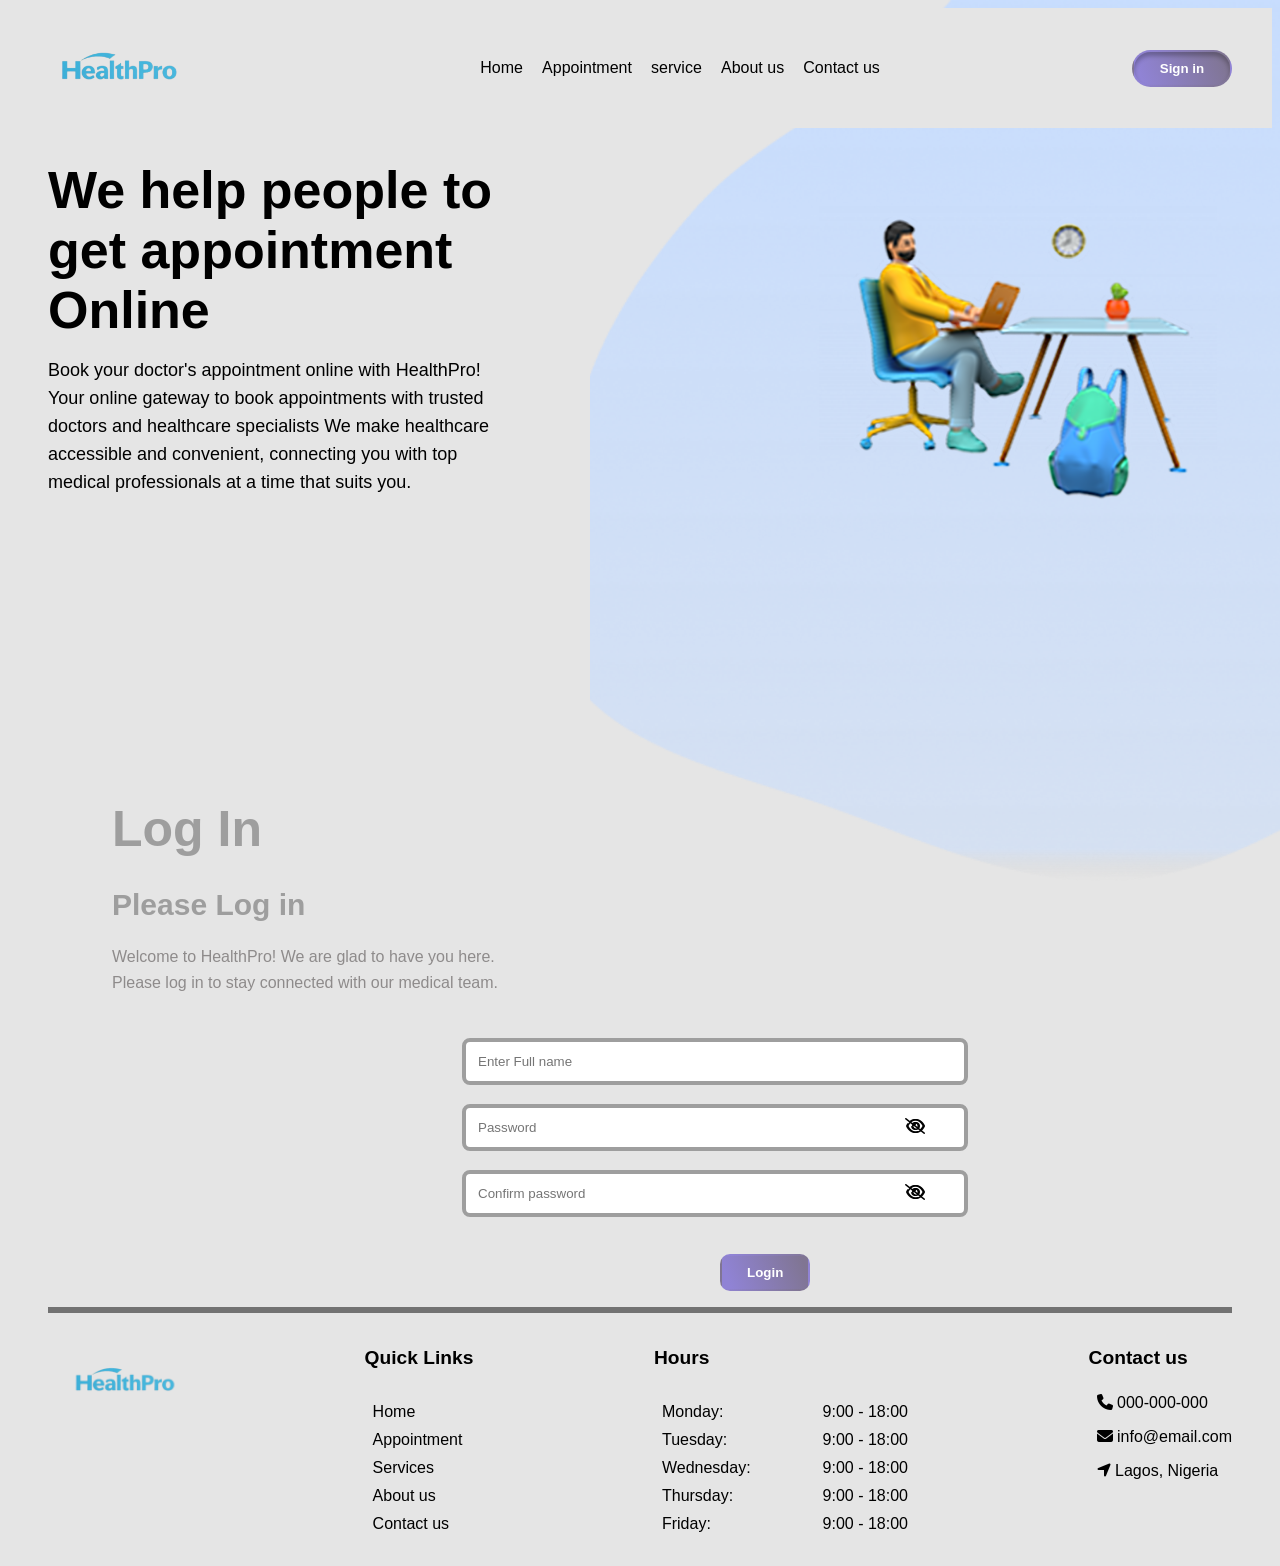
<file: login.html>
<!DOCTYPE html>
<html lang="en">
  <head>
    <meta charset="UTF-8" />
    <meta name="viewport" content="width=device-width, initial-scale=1.0" />
    <title>healthPro | Loginpage</title>
    <link
      rel="shortcut icon"
      href="/images/healthPro-logo.png"
      type="image/x-icon"
    />
    <link
      rel="stylesheet"
      href="https://cdnjs.cloudflare.com/ajax/libs/font-awesome/6.6.0/css/all.min.css"
      integrity="sha512-Kc323vGBEqzTmouAECnVceyQqyqdsSiqLQISBL29aUW4U/M7pSPA/gEUZQqv1cwx4OnYxTxve5UMg5GT6L4JJg=="
      crossorigin="anonymous"
      referrerpolicy="no-referrer"
    />
    <link
      href="https://fonts.googleapis.com/css2?family=IBM+Plex+Mono:ital,wght@0,100;0,200;0,300;0,400;0,500;0,600;0,700;1,100;1,200;1,300;1,400;1,500;1,600;1,700&display=swap"
      rel="stylesheet"
    />
    <meta
      name="description"
      content="This is an online platform that connects patients with doctors. Patients can book appointments with doctors and get prescriptions online."
    />
    <link rel="stylesheet" href="css/style.css" />
    <link rel="stylesheet" href="css/login.css" />
    <!-- <link rel="stylesheet" href="js/login.js" />
  </head>
  <body id="body">
    <!-- navigation -->
    <header>
      <nav class="container">
        <img
          class="logo"
          src="./images/healthPro-logo.png"
          alt="healthPro logo"
        />
        <ul class="lists">
          <li class="list">
            <a href="/">Home</a>
          </li>
          <li class="list">
            <a href="/appointment.html">Appointment</a>
          </li>
          <li class="list">
            <a href="/service.html">service</a>
          </li>
          <li class="list">
            <a href="/aboutus.html">About us</a>
          </li>
          <li class="list">
            <a href="#contact us">Contact us</a>
          </li>
        </ul>

        <section class="auth">
          <button class="log"><a href="./login.html">Sign in</a></button>
        </section>
      </nav>
    </header>
    <!-- navigation -->
    <!-- hero section -->
    <section class="homepage-hero-container container">
      <section class="left-homepage-hero-container">
        <h2 class="homepage-title">
          We help people to
          <h2 class="home-head">get appointment</h2>
          <h2 class="home-yaw">Online</h2>
        </h2>
        <p class="homepage-hero-text">
          Book your doctor's appointment online with HealthPro!
          <br />
          Your online gateway to book appointments with trusted
          <br />
          doctors and healthcare specialists We make healthcare
          <br />
          accessible and convenient, connecting you with top
          <br />
          medical professionals at a time that suits you.
        </p>
      </section>
      <section class="right-homepage-hero-container">
        <img src="./images/blue.png" alt="blue bq" class="homepage-overlay" />
        <div class="homepage-img">
          <img src="./images/office.png" alt="hero-img" class="homepage-img1" />
        </div>
      </section>
    </section>
    <!-- hero section -->

    <!-- appoinment -->
    <section class="appointment-container container">
      <h2>Log In</h2>
      <h3>Please Log in</h3>
      <p>
        Welcome to HealthPro! We are glad to have you here.
      </p>
      <p>Please log in to stay connected with our medical team.</p>
      <section class="appoinment-content">
        <form>
          <div class="input-wrapper">
            <input type="text" placeholder="Enter Full name" />
          </div>
          <div class="input-wrapper">
            <input type="password" placeholder="Password" id="passcode" />
            <span id="fa-eye" class="fa-regular fa-eye"></span>
            <span id="fa-eye-slash" class="fa-regular fa-eye-slash"></span>
          </div>
          <div class="input-wrapper">
            <input placeholder="Confirm password" type="password" id="passcode" />
            <span id="fa-eye" class="fa-regular fa-eye"></span>
            <span id="fa-eye-slash" class="fa-regular fa-eye-slash"></span>
          </div>
        </form>
        <button class="submit">Login</button>
      </section>
    </section>
    <!-- appoinment -->

    <!-- contact section -->
    <section class="contact-section container" id="contact us">
      <hr class="line" />
      <section class="contact-content">
        <section class="first-contact-container">
          <a href="/index.html">
            <img
              src="./images/healthPro-logo.png"
              alt="logo"
              class="contact-logo"
            />
          </a>
        </section>
        <section class="second-contact-container">
          <h4>Quick Links</h4>
          <ul class="links">
            <li class="link">
              <a href="/index.html">Home</a>
            </li>
            <li class="link">
              <a href="/appointment.html">Appointment</a>
            </li>
            <li class="link">
              <a href="#services">Services</a>
            </li>
            <li class="link">
              <a href="/aboutus.html">About us</a>
            </li>
            <li class="link">
              <a href="#contact us">Contact us</a>
            </li>
          </ul>
        </section>
        <section class="third-contact-container">
          <h4>Hours</h4>
          <div class="contact-3-content">
            <ul class="listes">
              <li class="liste">Monday:</li>
              <li class="liste">Tuesday:</li>
              <li class="liste">Wednesday:</li>
              <li class="liste">Thursday:</li>
              <li class="liste">Friday:</li>
            </ul>
            <ul class="listes">
              <li class="liste">9:00 - 18:00</li>
              <li class="liste">9:00 - 18:00</li>
              <li class="liste">9:00 - 18:00</li>
              <li class="liste">9:00 - 18:00</li>
              <li class="liste">9:00 - 18:00</li>
            </ul>
          </div>
        </section>
        <section class="fourth-contact-container">
          <h4>Contact us</h4>
          <ul class="listees">
            <li class="listee">
              <p><span class="fa-solid fa-phone"></span> 000-000-000</p>
            </li>
            <li class="listee">
              <p><span class="fa-solid fa-envelope"></span> info@email.com</p>
            </li>

            <li class="listee">
              <p>
                <span class="fa-solid fa-location-arrow"></span> Lagos, Nigeria
              </p>
            </li>
          </ul>
        </section>
      </section>
    </section>
    <!-- contact -->

    <script src="js/login.js"></script>
  </body>
</html>
</file>
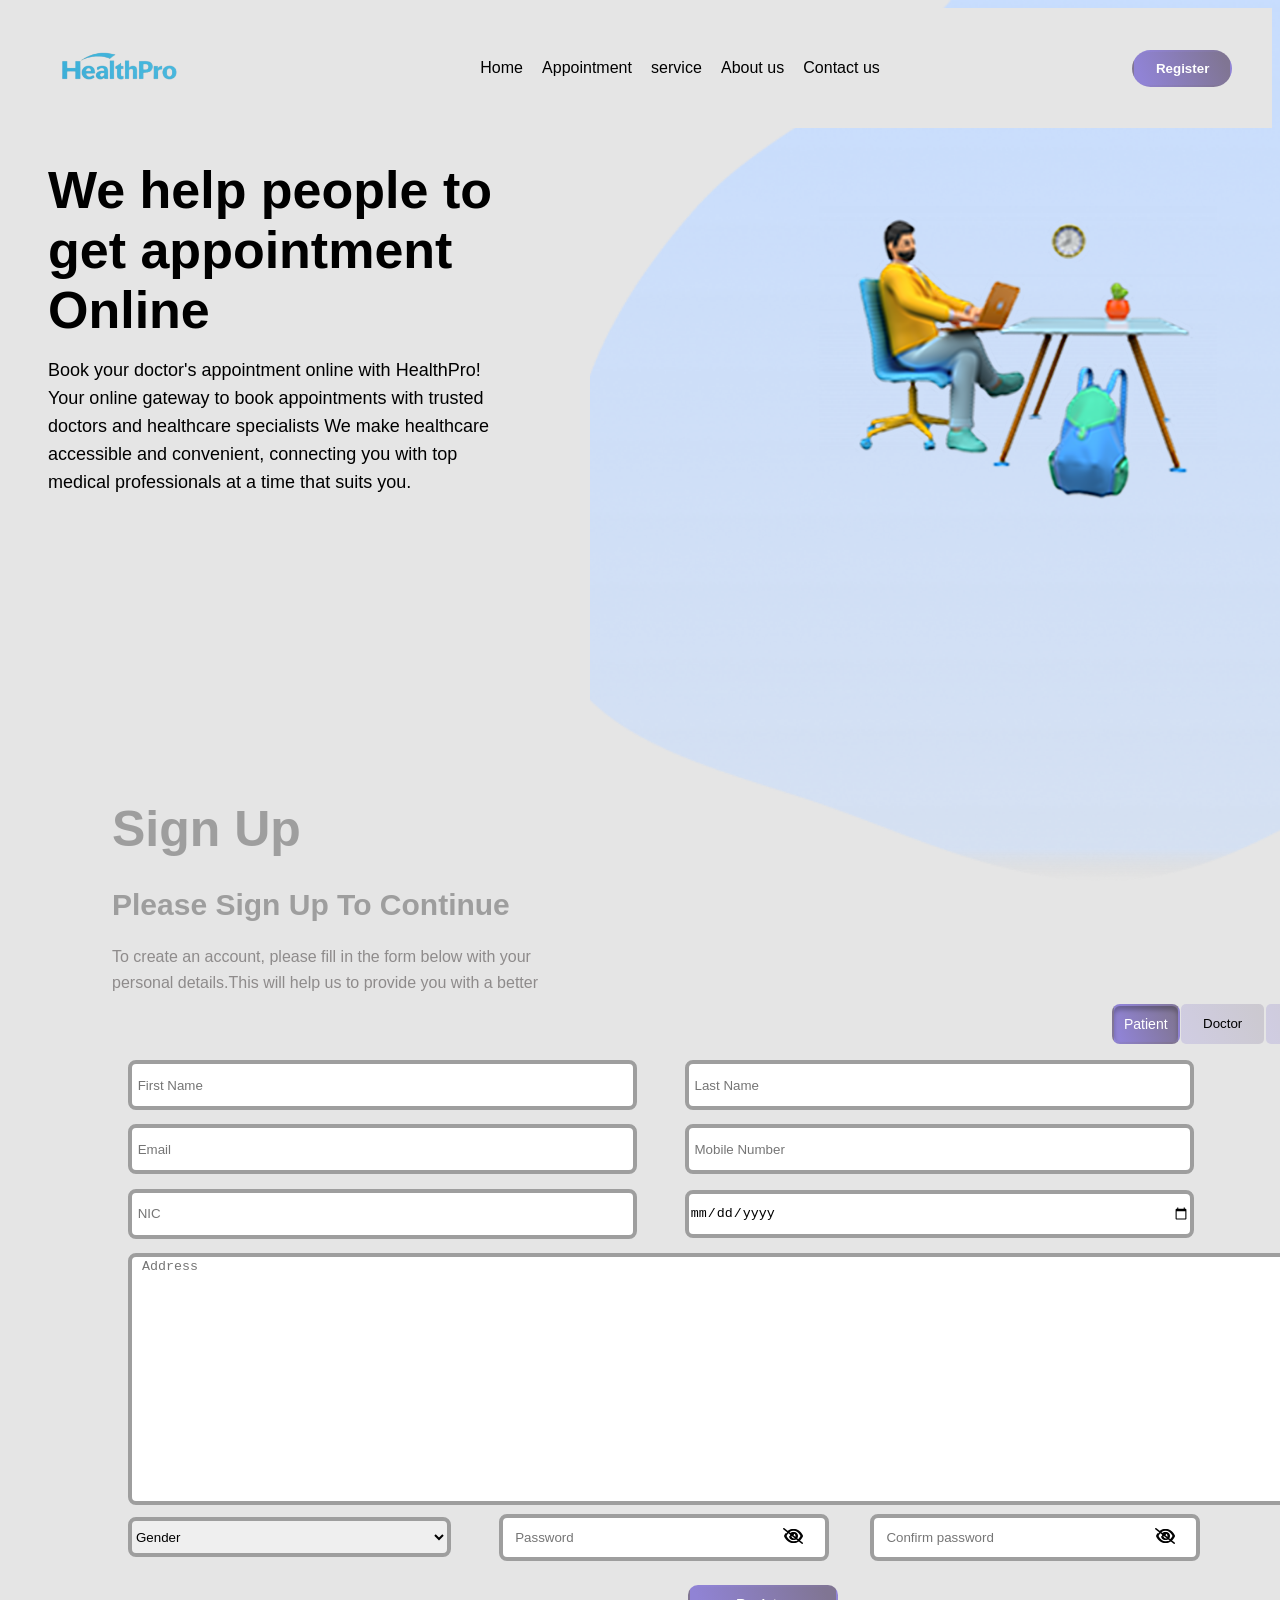
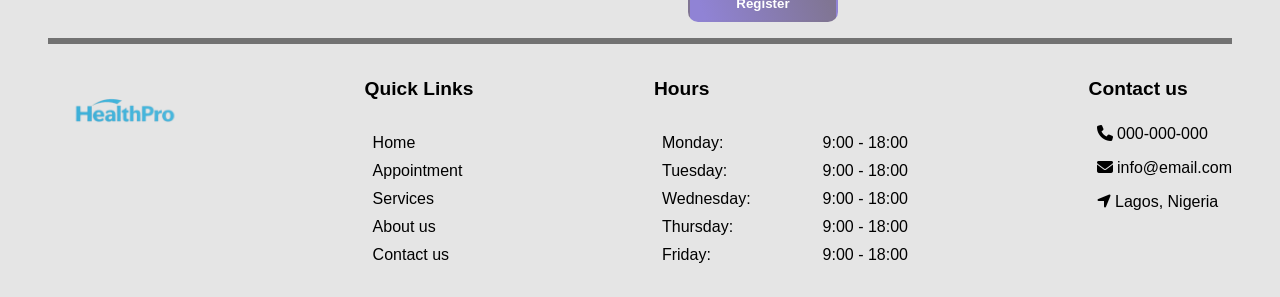
<file: register.html>
<!DOCTYPE html>
<html lang="en">
  <head>
    <meta charset="UTF-8" />
    <meta name="viewport" content="width=device-width, initial-scale=1.0" />
    <title>healthPro | Registerpage</title>
    <link
      rel="shortcut icon"
      href="/images/healthPro-logo.png"
      type="image/x-icon"
    />
    <link
      rel="stylesheet"
      href="https://cdnjs.cloudflare.com/ajax/libs/font-awesome/6.6.0/css/all.min.css"
      integrity="sha512-Kc323vGBEqzTmouAECnVceyQqyqdsSiqLQISBL29aUW4U/M7pSPA/gEUZQqv1cwx4OnYxTxve5UMg5GT6L4JJg=="
      crossorigin="anonymous"
      referrerpolicy="no-referrer"
    />
    <link
      href="https://fonts.googleapis.com/css2?family=IBM+Plex+Mono:ital,wght@0,100;0,200;0,300;0,400;0,500;0,600;0,700;1,100;1,200;1,300;1,400;1,500;1,600;1,700&display=swap"
      rel="stylesheet"
    />
    <meta
      name="description"
      content="This is an online platform that connects patients with doctors. Patients can book appointments with doctors and get prescriptions online."
    />
    <link rel="stylesheet" href="css/style.css" />
    <link rel="stylesheet" href="css/register.css" />
  </head>
  <body>
    <!-- navigation -->
    <header>
      <nav class="container">
        <img
          class="logo"
          src="./images/healthPro-logo.png"
          alt="healthPro logo"
        />
        <ul class="lists">
          <li class="list">
            <a href="/">Home</a>
          </li>
          <li class="list">
            <a href="/appointment.html">Appointment</a>
          </li>
          <li class="list">
            <a href="/">service</a>
          </li>
          <li class="list">
            <a href="/aboutus.html">About us</a>
          </li>
          <li class="list">
            <a href="#contact us">Contact us</a>
          </li>
        </ul>

        <section class="auth">
          <button class="reg"><a href="./register.html">Register</a></button>
          <!-- <button class="reg">Regiser</button> -->
        </section>
      </nav>
    </header>
    <!-- navigation -->
    <!-- hero section -->
    <section class="homepage-hero-container container">
      <section class="left-homepage-hero-container">
        <h2 class="homepage-title">
          We help people to
          <h2 class="home-head">get appointment</h2>
          <h2 class="home-yaw">Online</h2>
        </h2>
        <p class="homepage-hero-text">
          Book your doctor's appointment online with HealthPro!
          <br />
          Your online gateway to book appointments with trusted
          <br />
          doctors and healthcare specialists We make healthcare
          <br />
          accessible and convenient, connecting you with top
          <br />
          medical professionals at a time that suits you.
        </p>
      </section>
      <section class="right-homepage-hero-container">
        <img src="./images/blue.png" alt="blue bq" class="homepage-overlay" />
        <div class="homepage-img">
          <img src="./images/office.png" alt="hero-img" class="homepage-img1" />
        </div>
      </section>
    </section>
    <!-- hero section -->

    <!-- appoinment -->
    <section class="appointment-container container">
      <h2>Sign Up</h2>
      <h3>Please Sign Up To Continue</h3>
      <p>To create an account, please fill in the form below with your</p>
      <p>personal details.This will help us to provide you with a better</p>
      <div class="form-head-btn">
        <button class="form-head-btn-1">
          <a href="register.html">Patient</a>
        </button>
        <button class="form-head-btn-2">
          <a href="doctorlogin.html">Doctor</a>
        </button>
        <button class="form-head-btn-3">
          <a href="admin.html">Admin</a>
        </button>
      </div>
      <section class="appoinment-content">
        <form>
          <div class="form-group">
            <input
              type="text"
              placeholder=" First Name "
              required
              class="high"
            />
            <input type="text" placeholder=" Last Name" required class="down" />
          </div>
          <div class="form-groups">
            <input type="email" placeholder=" Email" required class="mail" />
            <input
              type="tel"
              placeholder=" Mobile Number"
              required
              class="numb"
            />
          </div>
          <div class="form">
            <input type="text" placeholder=" NIC" required class="nic" />
            <input
              type="date"
              placeholder=" Date of Birth"
              required
              class="birth"
            />
          </div>
          <div class="form-groupt">
            <textarea
              placeholder=" Address"
              required
              class="address"
              cols="173"
            ></textarea>
          </div>
          <div class="form-grouper">
            <select required class="gen">
              <option value="" disabled selected>Gender</option>
              <option value="Male">Male</option>
              <option value="Female">Female</option>
            </select>
            <div class="input-wrapper">
              <input
                placeholder="Password"
                type="password"
                id="passcode"
                class="so"
              />
              <span id="fa-eye" class="fa-regular fa-eye"></span>
              <span id="fa-eye-slash" class="fa-regular fa-eye-slash"></span>
            </div>
            <div class="input-wrapper">
              <input
                placeholder="Confirm password"
                type="password"
                id="passcode"
                class="so"
              />
              <span id="fa-eye" class="fa-regular fa-eye"></span>
              <span id="fa-eye-slash" class="fa-regular fa-eye-slash"></span>
            </div>
          </div>
          <button class="submit">
            <a href="login.html">Register</a>
          </button>
        </form>
      </section>
    </section>
    <!-- appoinment -->

    <!-- contact section -->
    <section class="contact-section container" id="contact us">
      <hr class="line" />
      <section class="contact-content">
        <section class="first-contact-container">
          <a href="/index.html">
            <img
              src="./images/healthPro-logo.png"
              alt="logo"
              class="contact-logo"
            />
          </a>
        </section>
        <section class="second-contact-container">
          <h4>Quick Links</h4>
          <ul class="links">
            <li class="link">
              <a href="/index.html">Home</a>
            </li>
            <li class="link">
              <a href="/appointment.html">Appointment</a>
            </li>
            <li class="link">
              <a href="#services">Services</a>
            </li>
            <li class="link">
              <a href="/aboutus.html">About us</a>
            </li>
            <li class="link">
              <a href="#contact us">Contact us</a>
            </li>
          </ul>
        </section>
        <section class="third-contact-container">
          <h4>Hours</h4>
          <div class="contact-3-content">
            <ul class="listes">
              <li class="liste">Monday:</li>
              <li class="liste">Tuesday:</li>
              <li class="liste">Wednesday:</li>
              <li class="liste">Thursday:</li>
              <li class="liste">Friday:</li>
            </ul>
            <ul class="listes">
              <li class="liste">9:00 - 18:00</li>
              <li class="liste">9:00 - 18:00</li>
              <li class="liste">9:00 - 18:00</li>
              <li class="liste">9:00 - 18:00</li>
              <li class="liste">9:00 - 18:00</li>
            </ul>
          </div>
        </section>
        <section class="fourth-contact-container">
          <h4>Contact us</h4>
          <ul class="listees">
            <li class="listee">
              <p><span class="fa-solid fa-phone"></span> 000-000-000</p>
            </li>
            <li class="listee">
              <p><span class="fa-solid fa-envelope"></span> info@email.com</p>
            </li>

            <li class="listee">
              <p>
                <span class="fa-solid fa-location-arrow"></span> Lagos, Nigeria
              </p>
            </li>
          </ul>
        </section>
      </section>
    </section>
    <!-- contact -->
    <script src="js/register.js"></script>
  </body>
</html>
</file>
<file: css/style.css>
::after,
::before {
  margin: 0;
  padding: 0;
  box-sizing: border-box;
  box-sizing: border-box;
}
:root {
  --primary-color: #f26a2e;
  --secondary-color: #f7f7f7;
  --background-color: #e5e5e5;
  --text-color: #000000;
  --border-color: #f1f1f1;
  --transition: all 0.3s linear;
  --max-width: 1170px;
  --fixed-width: 620px;
  --border-radius: 0.25rem;
  --list-style-type: none;
  --text-decoration: none;
  /* --font-family: "Courier New", Courier, monospace; */
  --font-size: 1.2rem;
}
*,
html {
  scroll-behavior: smooth;
}
body {
  font-family: "poppins", sans-serif;
  background-color: var(--background-color);
  color: var(--text-color);
}
img {
  width: 100%;
  height: auto;
  object-fit: cover;
}

ul {
  list-style: none;
}
a {
  text-decoration: none;
  color: inherit;
}
h1,
h2,
h3,
h4,
h5,
h6 {
  font-family: var(--font-family);
  font-size: var(--font-size);
}
.container {
  max-width: 1440px;
  padding: 0 2.5rem;
  margin: 0 auto;
}
/* navigation style start */
header {
  position: sticky;
  background-color: #e5e5e5;
  top: 0;
  width: 100%;
  z-index: 1000;
}
nav {
  display: flex;
  justify-content: space-between;
  align-items: center;
}
.home {
  background: linear-gradient(
    180deg,
    #c5dcff 0%,
    rgba(197, 220, 255, 0.5) 96.88%,
    rgba(196, 196, 196, 0) 100%
  );
  padding: 3px;
  border-radius: 7px;
}
.logo {
  width: 140px;
  height: 120px;
  cursor: pointer;
}
.lists {
  display: flex;
  gap: 1.2rem;
}
.list {
  cursor: pointer;
}
.auth {
  display: flex;
  gap: 0.5rem;
}
.log {
  box-shadow: 0px 4px 4px 0px #00000040 inset;
  color: #000000;
  text-decoration: none;
  border: 2px solid transparent;
  font-weight: bold;
  padding: 9px 22px;
  border-radius: 30px;
  width: 100px;
  cursor: pointer;
}
.reg {
  background: linear-gradient(68.08deg, #9083d5 9.64%, #807593 92.49%);
  color: #ffffff;
  text-decoration: none;
  border: 2px solid transparent;
  font-weight: bold;
  padding: 9px 22px;
  border-radius: 30px;
  width: 100px;
  cursor: pointer;
}
/* navigation style end */
/* Hero Styles */
.homepage-hero-container {
  margin-top: 2rem;
  display: flex;
  justify-content: space-between;
  gap: 2rem;
}
.left-homepage-hero-container {
  flex: 1;
  display: flex;
  flex-direction: column;
}

.homepage-title,
.home-head,
.home-yaw {
  display: flex;
  font-weight: 700;
  font-size: 52px;
  line-height: 60px;
  margin-right: 4rem;
  margin: 0;
}
.homepage-hero-text {
  margin: 0;
  font-weight: 400;
  font-size: 18px;
  line-height: 28px;
  color: #000000;
  margin-top: 1rem;
}
.homepage-hero-btn,
.homepage-about-btn,
.form-btn {
  background: linear-gradient(68.08deg, #9083d5 9.64%, #807593 92.49%);
  box-shadow: 0px 4px 4px 0px #00000040 inset;
  border: 2px solid transparent;
  width: 100px;
  cursor: pointer;
  border-radius: 10px;
  font-weight: 500;
  font-size: 14px;
  line-height: 18px;
  color: #ffffff;
  padding: 8px 10px;
  margin-top: 1rem;
}
.right-homepage-hero-container {
  flex: 2;
  position: absolute;
  display: flex;
  top: 0;
  right: 0;
  width: 55vw;
  overflow: hidden;
  height: 100vh;
  z-index: -1;
  align-items: center;
  justify-content: center;
}
.homepage-overlay {
  position: absolute;
  top: 0;
  right: 0;
  height: 98%;
  width: 98%;
  object-fit: cover;
}
.homepage-img {
  display: flex;
  gap: 5rem;
  width: 100%;
  justify-content: center;
  position: absolute;
  top: 0;
  right: 0;
  height: 100%;
}
.homepage-img1,
.homepage-img2 {
  position: relative;
  max-height: 90vh;
  width: 500px;
  height: 490px;
  object-fit: contain;
}
.homepage-img1 {
  margin-top: 7rem;
  margin-right: -25%;
  width: 57%;
}
.homepage-img2 {
  margin-top: 3rem;
  margin-left: -12%;
  width: 55%;
  width: 400px;
  height: 690px;
}
/* Hero Styles*/

/* biography style start */
.biography {
  margin-top: 19rem;
}
.biography-content {
  display: flex;
  /* justify-content: space-between; */
  margin-top: 1rem;
  gap: 2rem;
}
.top-biography img {
  width: 600px;
  align-items: center;
  align-self: center;
  align-content: center;
  margin-top: 2rem;
}
.bottom-biography h5 {
  margin-bottom: 1rem;
  font-size: 15px;
}
/* .wow {
  margin-bottom: 1rem;
  font-size: 20px;
} */
.mid {
  margin-bottom: 1rem;
  font-size: 20px;
}
.pra {
  margin-bottom: 1rem;
  font-size: 20px;
}
.search {
  margin-top: 3rem;
  box-shadow: 0px 4px 4px 0px #00000040;
  background: linear-gradient(68.08deg, #9f8ff0 9.64%, #807593 92.49%);
  text-decoration: none;
  border: 2px solid transparent;
  font-weight: bold;
  padding: 10px;
  border-radius: 30px;
  width: 100px;
  color: #ffffff;
  cursor: pointer;
}
.hit {
  font-weight: bold;
  font-size: 20px;
}
/* biography style end */

/* service style start */
.service-content {
  display: flex;
  align-items: center;
  gap: 3rem;
  margin-top: -10rem;
}
h2 {
  margin-top: 4rem;
  text-align: center;
  font-size: 40px;
  margin-bottom: 3rem;
}
.doctors-title,
.message-title {
  text-align: center;
  font-weight: 700;
  line-height: 20px;
  margin-top: 4rem;
  margin-bottom: 2rem;
  text-align: center;
  font-size: 40px;
}
.card-bq-content {
  flex: 1;
  position: relative;
  margin-top: -12rem;
}
.card-bq {
  height: 100%;
  width: 100%;
}
.card-1 {
  flex: 1;
  position: relative;
  right: 19rem;
  width: 50%;
  margin-left: 2rem;
  box-shadow: -1px 23px 63px 0px #9083d559;
  margin-bottom: 2rem;
  border-radius: 2rem;
}
.card-2 {
  flex: 1;
  margin-left: -19rem;
  width: 50%;
  box-shadow: -1px 23px 63px 0px #9083d559;
  margin-bottom: 2rem;
  border-radius: 2rem;
}
.card-3 {
  flex: 1;
  width: 50%;
  margin-right: 6rem;
  box-shadow: -1px 23px 63px 0px #9083d559;
  margin-bottom: 2rem;
  border-radius: 2rem;
}
.card-contain {
  box-shadow: -1px 21px 60px 0px #9083d559;
  border-radius: 40px;
  background-color: #fff;
  padding-bottom: 0.15rem;
}
.card-title {
  font-size: 1.5rem;
  font-weight: bold;
  text-align: center;
  cursor: pointer;
}
.card-img {
  width: 400px;
  border-radius: 1.5rem;
}
/* service end */
/* doctor style start */
.doctor-container {
  margin-top: 10rem;
  margin-bottom: 7rem;
}
.doctor-content {
  margin-left: 4rem;
  margin-top: 2rem;
  display: grid;
  grid-template-columns: repeat(4, 1fr);
  align-items: center;
  align-content: center;
}
.doctor-img {
  width: 40%;
  border-radius: 40rem;
  margin-bottom: 1rem;
  gap: 1rem;
}
.doc-title {
  font-size: 14px;
  gap: 1rem;
  margin-bottom: 0;
  line-height: 9px;
}
.doc-text {
  font-size: 12px;
  margin-top: 0;
  /* line-height: 9px;
  margin-top: 1rem; */
}
.doc {
  display: flex;
  gap: 0.5rem;
}
.bot-context {
  align-content: center;
  margin: 0;
}
.doc-content {
  gap: 1rem;
}
/* doctor style end */

/* message style start */
/* Message Styles*/
.message-container {
  align-items: center;
  align-content: center;
  text-align: center;
}
.message-content {
  display: flex;
}
.left-message-container {
  flex: 3;
  position: relative;
  left: 10rem;
}
.left-bq {
  width: 100%;
  height: 100%;
}
.right-message-container {
  flex: 1;
}
.input-group {
  display: flex;
  justify-content: center;
  gap: 2rem;
  margin-top: 1.5rem;
  height: 3rem;
}
.message-box {
  margin-top: 1rem;
  border-radius: 5px;
  border: none;
  height: 10rem;
  border: 5px solid #9e9e9e;
  text-align: start;
  justify-content: start;
  padding: 10px 10px;
}
.input-group input {
  padding: 10px 70px;
  border: none;
  border-radius: 5px;
  border: 5px solid #9e9e9e;
}

/* contact style start */
.line {
  margin-top: 1rem;
  border: 3px solid #00000080;
}
.contact-content {
  display: flex;
  justify-content: space-between;
  /* gap: 1rem; */
}

.contact-logo {
  width: 120px;
  margin-left: 1rem;
}

.contact-title {
  font-weight: 700;
  font-size: 24px;
  line-height: 19px;
}
.links,
.listes {
  display: flex;
  flex-direction: column;
  margin-top: 0.5rem;
}
.link {
  cursor: pointer;
}
.link,
.liste {
  font-weight: 400;
  font-size: 16px;
  line-height: 20px;
  margin-top: 0.5rem;
}
.liste {
  margin-top: 0;
  margin-bottom: 0.5rem;
}
.icon {
  width: 20px;
  margin-right: 0.5rem;
}
.contact-icon {
  display: flex;
  gap: 1rem;
}
.contact-3-content {
  display: flex;
  gap: 2rem;
}
h4 {
  margin-left: 2rem;
}

.contact {
  display: flex;
  gap: 0.5rem;
  margin-top: 0;
}
.web {
  flex-direction: column;
  gap: 0.5rem;
}
.num {
  flex-direction: column;
  margin-left: 2rem;
}
.icon {
  display: flex;
  flex-direction: column;
}
.listee {
  font-weight: 400;
  font-size: 16px;
  /* line-height: 20px; */
  cursor: pointer;
  margin-top: 0.4rem;
}
/* Contact Styles end */
</file>
<file: css/about.css>
/* biography style start */
.appoint-container{
  margin-top: 19rem;
}
.homepage-img1{
  width: 900px;
}
.appoint-content {
  display: flex;
  /* justify-content: space-between; */
  margin-top: 1rem;
  gap: 2rem;
}
.top-appoint img {
  width: 600px;
  align-items: center;
  align-self: center;
  align-content: center;
  margin-top: 2rem;
}
.bottom-appoint h5 {
  margin-bottom: 1rem;
  font-size: 15px;
}
.wow {
  margin-bottom: 1rem;
  font-size: 20px;
}
.mid {
  margin-bottom: 1rem;
  font-size: 20px;
}
.pra {
  margin-bottom: 1rem;
  font-size: 20px;
}
/* biography style end */
</file>
<file: css/admin.css>
/* appoinment start */
.log {
  color: #ffffff;
  background: linear-gradient(68.08deg, #9083d5 9.64%, #807593 92.49%);
  border-radius: 30px;
  cursor: pointer;
}
.appointment-container {
  margin-top: 19rem;
}
.appointment-container h2 {
  margin-top: 0;
  margin-bottom: 0;
  text-align: left;
  margin-left: 4rem;
  font-size: 50px;
  color: #9e9e9e;
}
.appointment-container h3 {
  color: #9e9e9e;
  margin-left: 4rem;
  text-align: left;
  font-size: 30px;
}
form {
  width: 100%;
}
.appointment-container p {
  color: #8e8b8b;
  text-align: left;
  margin-left: 4rem;
  line-height: 10px;
}
.form-head-btn {
  display: flex;
}
.form-head-btn-1 {
  background: linear-gradient(68.08deg, #9083d5 9.64%, #807593 92.49%);
  border: none;
  border-radius: 0.5rem;
  box-shadow: 0px 4px 4px #00000040 inset;
  border: 2px solid transparent;
  font-weight: 300;
  line-height: 18px;
  width: 100px;
  padding: 9px 10px;
  color: #fff;
  font-size: 14px;
  margin-bottom: 0;
  margin-left: 45rem;
}
.form-head-btn-2,
.form-head-btn-3 {
  background: linear-gradient(
    68.08deg,
    rgba(144, 131, 213, 0.25) 9.64%,
    rgba(128, 117, 147, 0.25) 92.49%
  );
  border-radius: 5px;
  width: 100px;
  padding: 9px 22px;
  line-height: 18px;
  color: #000000;
  border: none;
  margin-left: -0.1rem;
}
/* .form-group {
  display: flex;
  justify-content: center;
  flex-direction: column;
  gap: 1rem;
  width: 45%;
  margin-left: 24rem;
  margin-top: 2rem;
} */
form {
  width: 50%;
  margin-top: 20px;
  padding: 30px;
  display: flex;
  flex-direction: column;
  gap: 1.2rem;
  margin-left: 24rem;
}
.input-wrapper {
  width: 100%;
  position: relative;
}
input {
  padding: 12px;
  width: 80%;
  border: 4px solid #9e9e9e;
  border-radius: 0.5rem;
}
.fa-regular {
  position: absolute;
  top: 14px;
  right: 129px;
  cursor: pointer;
}
.high {
  border: 4px solid #9e9e9e;
  height: 2.5rem;
  border-radius: 0.5rem;
}
.down {
  border: 4px solid #9e9e9e;
  height: 2.5rem;
  border-radius: 0.5rem;
}
.submit {
  margin-left: 42rem;
  margin-top: 7px;
}
.submit {
  background: linear-gradient(68.08deg, #9083d5 9.64%, #807593 92.49%);
  color: #ffffff;
  text-decoration: none;
  border: 2px solid transparent;
  font-weight: bold;
  padding: 9px 25px;
  border-radius: 10px;
  justify-content: center;
  cursor: pointer;
  align-content: center;
}
/* appoinment end */
</file>
<file: css/appointment.css>
/* appoinment start */
.appointment-container{
  margin-top: 20rem;
}
.appointment-container h2 {
  margin-top: 0;
  margin-bottom: 0;
  text-align: left;
  margin-left: 5rem;
  margin-bottom: 3rem;
  font-size: 50px;
  color: #9e9e9e;
}
.homepage-img1{
  width: 820px;
  /* height: 100px; */
}
form{
  width: 100%;
}
.form-head-btn-1 {
  background: linear-gradient(68.08deg, #9083d5 9.64%, #807593 92.49%);
  border: none;
  border-radius: 0.5rem;
  box-shadow: 0px 4px 4px #774d4d40 inset;
  border: 2px solid transparent;
  font-weight: 300;
  line-height: 18px;
  width: 100px;
  padding: 9px 10px;
  color: #fff;
  font-size: 14px;
  margin-bottom: 0;
  margin-left: 62rem;
}
.form-head-btn-2,
.form-head-btn-3 {
  background: linear-gradient(
    68.08deg,
    rgba(144, 131, 213, 0.25) 9.64%,
    rgba(128, 117, 147, 0.25) 92.49%
  );
  border-radius: 5px;
  width: 100px;
  padding: 9px 22px;
  line-height: 18px;
  color: #000000;
  border: none;
  margin-left: -0.1rem;
}
.form-group {
  margin-top: 0.5rem;
  margin-left: 5rem;
  /* margin-top: 1rem; */
  margin-bottom: 0.9rem;
  display: grid;
  grid-template-columns: repeat(2, 1fr);
  justify-content: space-evenly;
  justify-content: center;
  align-items: center;
  width: 90%;
  gap: 3rem;
  align-content: center;
  /* margin-top: 0; */
}
.high {
  border: 4px solid #9e9e9e;
  height: 2.5rem;
  border-radius: 0.5rem;
}
.down {
  border: 4px solid #9e9e9e;
  height: 2.5rem;
  border-radius: 0.5rem;
}
.form-groups {
  margin-left: 5rem;
  /* margin-top: 1rem; */
  margin-bottom: 0.9rem;
  display: grid;
  grid-template-columns: repeat(2, 1fr);
  justify-content: space-evenly;
  justify-content: center;
  align-items: center;
  width: 90%;
  gap: 3rem;
  align-content: center;
}
.mail {
  border: 4px solid #9e9e9e;
  height: 2.5rem;
  border-radius: 0.5rem;
}
.numb {
  border: 4px solid #9e9e9e;
  height: 2.5rem;
  border-radius: 0.5rem;
}
.formula {
  margin-left: 5rem;
  /* margin-top: 1rem; */
  margin-bottom: 0.9rem;
  display: grid;
  grid-template-columns: repeat(2, 1fr);
  justify-content: space-evenly;
  justify-content: center;
  align-items: center;
  width: 90%;
  gap: 3rem;
  align-content: center;
}
.nic {
  border: 4px solid #9e9e9e;
  height: 2.5rem;
  border-radius: 0.5rem;
}
.birth {
  border: 4px solid #9e9e9e;
  height: 2.5rem;
  border-radius: 0.5rem;
}
.form-grouper {
  margin-left: 5rem;
  /* margin-top: 1rem; */
  margin-bottom: 0.9rem;
  display: grid;
  grid-template-columns: repeat(3, 1fr);
  justify-content: space-evenly;
  justify-content: center;
  align-items: center;
  width: 90%;
  gap: 3rem;
}
.date,
.tim,
.gen {
  border: 4px solid #9e9e9e;
  display: grid;
  height: 2.3rem;
  border-radius: 0.5rem;
}
.form-groupe {
  margin-left: 5rem;
  /* margin-top: 1rem; */
  margin-bottom: 0.9rem;
  display: grid;
  grid-template-columns: repeat(2, 1fr);
  justify-content: space-evenly;
  justify-content: center;
  align-items: center;
  width: 90%;
  gap: 3rem;
}
.Department,
.doctorss {
  border: 4px solid #9e9e9e;
  height: 2.5rem;
}
.form-groupt {
  margin-left: 5rem;
  justify-content: center;
}
.address {
  border: 4px solid #9e9e9e;
  height: 15rem;
  justify-content: center;
  border-radius: 0.5rem;
  margin-bottom: 0.3rem;
  width: inherit;
}
.submit {
  margin-left: 40rem;
  margin-top: 10px;
}
.submit {
  background: linear-gradient(68.08deg, #9083d5 9.64%, #807593 92.49%);
  color: #ffffff;
  text-decoration: none;
  border: 2px solid transparent;
  font-weight: bold;
  padding: 9px 25px;
  border-radius: 10px;
  justify-content: center;
  width: 150px;
  cursor: pointer;
} 
/* appoinment end */
/* lines */
.lines {
  margin-top: 1rem;
  border: 3px solid #00000080;
}
</file>
<file: css/doctorlogin.css>
/* appoinment start */
.form-head-btn {
  margin-left: 4.5rem;
  display: flex;
  gap: 3px
}
.form-head-btn-1s,
.form-head-btn-3s {
  background: linear-gradient(
    68.08deg,
    rgba(144, 131, 213, 0.25) 9.64%,
    rgba(128, 117, 147, 0.25) 92.49%
  );
  border: none;
  border-radius: 5px;
  width: 100px;
  padding: 9px 22px;
  line-height: 18px;
  color: #000000;
  border: none;
  cursor: pointer;
  font-weight: 300;
  margin-bottom: 0;
  margin-left: 62rem;
  cursor: pointer;
}
.form-head-btn-3s {
  margin-left: -0.1rem;
}
.form-head-btn-2s {
  background: linear-gradient(68.08deg, #9083d5 9.64%, #807593 92.49%);
  border: none;
  border-radius: 0.5rem;
  box-shadow: 0px 4px 4px #00000040 inset;
  border: 2px solid transparent;
  font-weight: 300;
  line-height: 18px;
  margin-left: -0.1rem;
  width: 100px;
  padding: 9px 10px;
  color: #fff;
  font-size: 14px;
  margin-bottom: 0;
  cursor: pointer;
}
.appointment-container {
  margin-top: 20rem;
}
.appointment-container h3 {
  color: #9e9e9e;
  margin-left: 5rem;
  margin-top: 0;
  text-align: left;
  font-size: 25px;
}
.appointment-container p {
  color: #8e8b8b;
  text-align: left;
  margin-top: 0;
  margin-left: 5rem;
  line-height: 10px;
}
.appointment-container h2 {
  margin-top: 0;
  margin-bottom: 0;
  text-align: left;
  margin-left: 5rem;
  margin-bottom: 1rem;
  font-size: 50px;
  color: #9e9e9e;
}
.homepage-img1 {
  width: 820px;
  /* height: 100px; */
}
form {
  width: 100%;
}
.form-head-btn-1 {
  background: linear-gradient(68.08deg, #9083d5 9.64%, #807593 92.49%);
  border: none;
  border-radius: 0.5rem;
  box-shadow: 0px 4px 4px #774d4d40 inset;
  border: 2px solid transparent;
  font-weight: 300;
  line-height: 18px;
  width: 100px;
  padding: 9px 10px;
  color: #fff;
  font-size: 14px;
  margin-bottom: 0;
  margin-left: 62rem;
}
.form-head-btn-2,
.form-head-btn-3 {
  background: linear-gradient(
    68.08deg,
    rgba(144, 131, 213, 0.25) 9.64%,
    rgba(128, 117, 147, 0.25) 92.49%
  );
  border-radius: 5px;
  width: 100px;
  padding: 9px 22px;
  line-height: 18px;
  color: #000000;
  border: none;
  margin-left: -0.1rem;
}
form {
  width: 50%;
  margin-top: 20px;
  padding: 30px;
  display: flex;
  flex-direction: column;
  gap: 1.2rem;
  margin-left: 24rem;
}
.input-wrapper {
  width: 100%;
  position: relative;
  /* margin-top: 0; */
}
input {
  padding: 12px;
  width: 80%;
  border: 4px solid #9e9e9e;
  border-radius: 0.5rem;
}
.fa-regular {
  position: absolute;
  top: 14px;
  right: 129px;
  cursor: pointer;
}
.high {
  border: 4px solid #9e9e9e;
  height: 2.5rem;
  border-radius: 0.5rem;
}
.mail {
  border: 4px solid #9e9e9e;
  height: 2.5rem;
  border-radius: 0.5rem;
}
.nic {
  border: 4px solid #9e9e9e;
  height: 2.5rem;
  border-radius: 0.5rem;
}
.submit {
  margin-left: 15rem;
  margin-top: 10px;
}
.submit {
  background: linear-gradient(68.08deg, #9083d5 9.64%, #807593 92.49%);
  color: #ffffff;
  text-decoration: none;
  border: 2px solid transparent;
  font-weight: bold;
  padding: 9px 25px;
  border-radius: 10px;
  justify-content: center;
  width: 150px;
  cursor: pointer;
}
/* appoinment end */
/* lines */
.lines {
  margin-top: 1rem;
  border: 3px solid #00000080;
}
</file>
<file: css/doctorsignup.css>
/* appoinment start */
.reg {
  color: #ffffff;
  background: linear-gradient(68.08deg, #9083d5 9.64%, #807593 92.49%);
  border-radius: 30px;
  cursor: pointer;
}
.appointment-container {
  margin-top: 19rem;
}
.appointment-container h2 {
  margin-top: 0;
  margin-bottom: 0;
  text-align: left;
  margin-left: 4rem;
  font-size: 50px;
  color: #9e9e9e;
}
.appointment-container h3 {
  color: #9e9e9e;
  margin-left: 4rem;
  text-align: left;
  font-size: 30px;
}
form {
  width: 100%;
}
.appointment-container p {
  color: #8e8b8b;
  text-align: left;
  margin-left: 4rem;
  line-height: 10px;
}
.form-head-btn {
  margin-left: 4.5rem;
  display: flex;
  gap: 3px;
  margin-bottom: 4rem;
}
.form-head-btn-1s,
.form-head-btn-3s {
  background: linear-gradient(
    68.08deg,
    rgba(144, 131, 213, 0.25) 9.64%,
    rgba(128, 117, 147, 0.25) 92.49%
  );
  border: none;
  border-radius: 5px;
  width: 100px;
  padding: 9px 22px;
  line-height: 18px;
  color: #000000;
  border: none;
  cursor: pointer;
  font-weight: 300;
  margin-bottom: 0;
  margin-left: 62rem;
  cursor: pointer;
}
.form-head-btn-3s {
  margin-left: -0.1rem;
}
.form-head-btn-2s {
  background: linear-gradient(68.08deg, #9083d5 9.64%, #807593 92.49%);
  border: none;
  border-radius: 0.5rem;
  box-shadow: 0px 4px 4px #00000040 inset;
  border: 2px solid transparent;
  font-weight: 300;
  line-height: 18px;
  margin-left: -0.1rem;
  width: 100px;
  padding: 9px 10px;
  color: #fff;
  font-size: 14px;
  margin-bottom: 0;
  cursor: pointer;
}
.input-wrapper {
  width: 100%;
  position: relative;
  /* margin-top: 0; */
}
.so {
  padding: 12px;
  width: 92%;
  border: 4px solid #9e9e9e;
  border-radius: 0.5rem;
}
.fa-regular {
  position: absolute;
  top: 14px;
  right: 19px;
  cursor: pointer;
}
.high {
  border: 4px solid #9e9e9e;
  height: 2.5rem;
  border-radius: 0.5rem;
}
.down {
  border: 4px solid #9e9e9e;
  height: 2.5rem;
  border-radius: 0.5rem;
}
.form-groups {
  margin-left: 5rem;
  /* margin-top: 1rem; */
  margin-bottom: 0.9rem;
  display: grid;
  grid-template-columns: repeat(2, 1fr);
  justify-content: space-evenly;
  justify-content: center;
  align-items: center;
  width: 90%;
  gap: 3rem;
  align-content: center;
}
.mail {
  border: 4px solid #9e9e9e;
  height: 2.5rem;
  border-radius: 0.5rem;
}
.numb {
  border: 4px solid #9e9e9e;
  height: 2.5rem;
  border-radius: 0.5rem;
}
.form {
  margin-left: 5rem;
  /* margin-top: 1rem; */
  margin-bottom: 0.9rem;
  display: grid;
  grid-template-columns: repeat(2, 1fr);
  justify-content: space-evenly;
  justify-content: center;
  align-items: center;
  width: 90%;
  gap: 3rem;
  align-content: center;
}
.nic {
  border: 4px solid #9e9e9e;
  height: 2.5rem;
  border-radius: 0.5rem;
}
.birth {
  border: 4px solid #9e9e9e;
  height: 2.5rem;
  border-radius: 0.5rem;
}
.form-grouper {
  margin-left: 5rem;
  /* margin-top: 1rem; */
  margin-bottom: 0.9rem;
  display: grid;
  grid-template-columns: repeat(3, 1fr);
  justify-content: space-evenly;
  justify-content: center;
  align-items: center;
  width: 90%;
  gap: 3rem;
}
.date,
.tim,
.gen {
  border: 4px solid #9e9e9e;
  height: 2.3rem;
  border-radius: 0.5rem;
}
.gen {
  height: 2.5rem;
}
.form-groupe {
  margin-left: 5rem;
  /* margin-top: 1rem; */
  margin-bottom: 0.9rem;
  display: grid;
  grid-template-columns: repeat(2, 1fr);
  justify-content: space-evenly;
  justify-content: center;
  align-items: center;
  width: 90%;
  gap: 3rem;
}
.Department,
.doctorss {
  border: 4px solid #9e9e9e;
  height: 2.5rem;
}
.form-groupt {
  margin-left: 5rem;
  justify-content: center;
}
.address {
  border: 4px solid #9e9e9e;
  height: 15rem;
  justify-content: center;
  border-radius: 0.5rem;
  margin-bottom: 0.3rem;
  width: inherit;
}
.submit {
  margin-left: 40rem;
  margin-top: 10px;
}
.submit {
  background: linear-gradient(68.08deg, #9083d5 9.64%, #807593 92.49%);
  color: #ffffff;
  text-decoration: none;
  border: 2px solid transparent;
  font-weight: bold;
  padding: 9px 25px;
  border-radius: 10px;
  justify-content: center;
  width: 150px;
  cursor: pointer;
}
/* appoinment end */
</file>
<file: css/login.css>
/* appoinment start */
.log {
  color: #ffffff;
  background: linear-gradient(68.08deg, #9083d5 9.64%, #807593 92.49%);
  border-radius: 30px;
  cursor: pointer;
}
.appointment-container {
  margin-top: 19rem;
}
.appointment-container h2 {
  margin-top: 0;
  margin-bottom: 0;
  text-align: left;
  margin-left: 4rem;
  font-size: 50px;
  color: #9e9e9e;
}
.appointment-container h3 {
  color: #9e9e9e;
  margin-left: 4rem;
  text-align: left;
  font-size: 30px;
}
form {
  width: 100%;
}
.appointment-container p {
  color: #8e8b8b;
  text-align: left;
  margin-left: 4rem;
  line-height: 10px;
}
.form-head-btn{
  display: flex;
}
.form-head-btn-1 {
  background: linear-gradient(68.08deg, #9083d5 9.64%, #807593 92.49%);
  border: none;
  border-radius: 0.5rem;
  box-shadow: 0px 4px 4px #00000040 inset;
  border: 2px solid transparent;
  font-weight: 300;
  line-height: 18px;
  width: 100px;
  padding: 9px 10px;
  color: #fff;
  font-size: 14px;
  margin-bottom: 0;
  margin-left: 45rem;
}
.form-head-btn-2,
.form-head-btn-3 {
  background: linear-gradient(
    68.08deg,
    rgba(144, 131, 213, 0.25) 9.64%,
    rgba(128, 117, 147, 0.25) 92.49%
  );
  border-radius: 5px;
  width: 100px;
  padding: 9px 22px;
  line-height: 18px;
  color: #000000;
  border: none;
  margin-left: -0.1rem;
}
form {
  width: 50%;
  margin-top: 20px;
  padding: 30px;
  display: flex;
  flex-direction: column;
  gap: 1.2rem;
  margin-left: 24rem;
}
.input-wrapper {
  width: 100%;
  position: relative;
}
input {
  padding: 12px;
  width: 80%;
  border: 4px solid #9e9e9e;
  border-radius: 0.5rem;
}
.fa-regular {
  position: absolute;
  top: 14px;
  right: 129px;
  cursor: pointer;
}
.high {
  border: 4px solid #9e9e9e;
  height: 2.5rem;
  border-radius: 0.5rem;
}

.down {
  border: 4px solid #9e9e9e;
  height: 2.5rem;
  border-radius: 0.5rem;
}
.submit {
  margin-left: 42rem;
  margin-top: 7px;
}
.submit {
  background: linear-gradient(68.08deg, #9083d5 9.64%, #807593 92.49%);
  color: #ffffff;
  text-decoration: none;
  border: 2px solid transparent;
  font-weight: bold;
  padding: 9px 25px;
  border-radius: 10px;
  justify-content: center;
  cursor: pointer;
  align-content: center;
}
/* appoinment end */
</file>
<file: css/register.css>
/* appoinment start */
.reg {
  color: #ffffff;
  background: linear-gradient(68.08deg, #9083d5 9.64%, #807593 92.49%);
  border-radius: 30px;
  cursor: pointer;
}
.appointment-container {
  margin-top: 19rem;
}
.appointment-container h2 {
  margin-top: 0;
  margin-bottom: 0;
  text-align: left;
  margin-left: 4rem;
  font-size: 50px;
  color: #9e9e9e;
}
.appointment-container h3 {
  color: #9e9e9e;
  margin-left: 4rem;
  text-align: left;
  font-size: 30px;
}
form {
  width: 100%;
}
.appointment-container p {
  color: #8e8b8b;
  text-align: left;
  margin-left: 4rem;
  line-height: 10px;
}
.form-head-btn {
  margin-left: 4.5rem;
  display: flex;
  gap: 3px;
  margin-bottom: 1rem;
}
.form-head-btn-1 {
  background: linear-gradient(68.08deg, #9083d5 9.64%, #807593 92.49%);
  border: none;
  border-radius: 0.5rem;
  box-shadow: 0px 4px 4px #00000040 inset;
  border: 2px solid transparent;
  font-weight: 300;
  line-height: 18px;
  width: 100px;
  padding: 9px 10px;
  color: #fff;
  font-size: 14px;
  margin-bottom: 0;
  margin-left: 62rem;
  cursor: pointer;
}
.form-head-btn-2,
.form-head-btn-3 {
  background: linear-gradient(
    68.08deg,
    rgba(144, 131, 213, 0.25) 9.64%,
    rgba(128, 117, 147, 0.25) 92.49%
  );
  border-radius: 5px;
  width: 100px;
  padding: 9px 22px;
  line-height: 18px;
  color: #000000;
  border: none;
  margin-left: -0.1rem;
  cursor: pointer;
}
.form-group {
  margin-top: 0.5rem;
  margin-left: 5rem;
  /* margin-top: 1rem; */
  margin-bottom: 0.9rem;
  display: grid;
  grid-template-columns: repeat(2, 1fr);
  justify-content: space-evenly;
  justify-content: center;
  align-items: center;
  width: 90%;
  gap: 3rem;
  align-content: center;
  /* margin-top: 0; */
}
.input-wrapper {
  width: 100%;
  position: relative;
  /* margin-top: 0; */
}
.so {
  padding: 12px;
  width: 92%;
  border: 4px solid #9e9e9e;
  border-radius: 0.5rem;
}
.fa-regular {
  position: absolute;
  top: 14px;
  right: 19px;
  cursor: pointer;
}
.high {
  border: 4px solid #9e9e9e;
  height: 2.5rem;
  border-radius: 0.5rem;
}
.down {
  border: 4px solid #9e9e9e;
  height: 2.5rem;
  border-radius: 0.5rem;
}
.form-groups {
  margin-left: 5rem;
  /* margin-top: 1rem; */
  margin-bottom: 0.9rem;
  display: grid;
  grid-template-columns: repeat(2, 1fr);
  justify-content: space-evenly;
  justify-content: center;
  align-items: center;
  width: 90%;
  gap: 3rem;
  align-content: center;
}
.mail {
  border: 4px solid #9e9e9e;
  height: 2.5rem;
  border-radius: 0.5rem;
}
.numb {
  border: 4px solid #9e9e9e;
  height: 2.5rem;
  border-radius: 0.5rem;
}
.form {
  margin-left: 5rem;
  /* margin-top: 1rem; */
  margin-bottom: 0.9rem;
  display: grid;
  grid-template-columns: repeat(2, 1fr);
  justify-content: space-evenly;
  justify-content: center;
  align-items: center;
  width: 90%;
  gap: 3rem;
  align-content: center;
}
.nic {
  border: 4px solid #9e9e9e;
  height: 2.5rem;
  border-radius: 0.5rem;
}
.birth {
  border: 4px solid #9e9e9e;
  height: 2.5rem;
  border-radius: 0.5rem;
}
.form-grouper {
  margin-left: 5rem;
  /* margin-top: 1rem; */
  margin-bottom: 0.9rem;
  display: grid;
  grid-template-columns: repeat(3, 1fr);
  justify-content: space-evenly;
  justify-content: center;
  align-items: center;
  width: 90%;
  gap: 3rem;
}
.date,
.tim,
.gen {
  border: 4px solid #9e9e9e;
  height: 2.3rem;
  border-radius: 0.5rem;
}
.gen {
  height: 2.5rem;
}
.form-groupe {
  margin-left: 5rem;
  /* margin-top: 1rem; */
  margin-bottom: 0.9rem;
  display: grid;
  grid-template-columns: repeat(2, 1fr);
  justify-content: space-evenly;
  justify-content: center;
  align-items: center;
  width: 90%;
  gap: 3rem;
}
.Department,
.doctorss {
  border: 4px solid #9e9e9e;
  height: 2.5rem;
}
.form-groupt {
  margin-left: 5rem;
  justify-content: center;
}
.address {
  border: 4px solid #9e9e9e;
  height: 15rem;
  justify-content: center;
  border-radius: 0.5rem;
  margin-bottom: 0.3rem;
  width: inherit;
}
.submit {
  margin-left: 40rem;
  margin-top: 10px;
}
.submit {
  background: linear-gradient(68.08deg, #9083d5 9.64%, #807593 92.49%);
  color: #ffffff;
  text-decoration: none;
  border: 2px solid transparent;
  font-weight: bold;
  padding: 9px 25px;
  border-radius: 10px;
  justify-content: center;
  width: 150px;
  cursor: pointer;
}
/* appoinment end */
</file>
